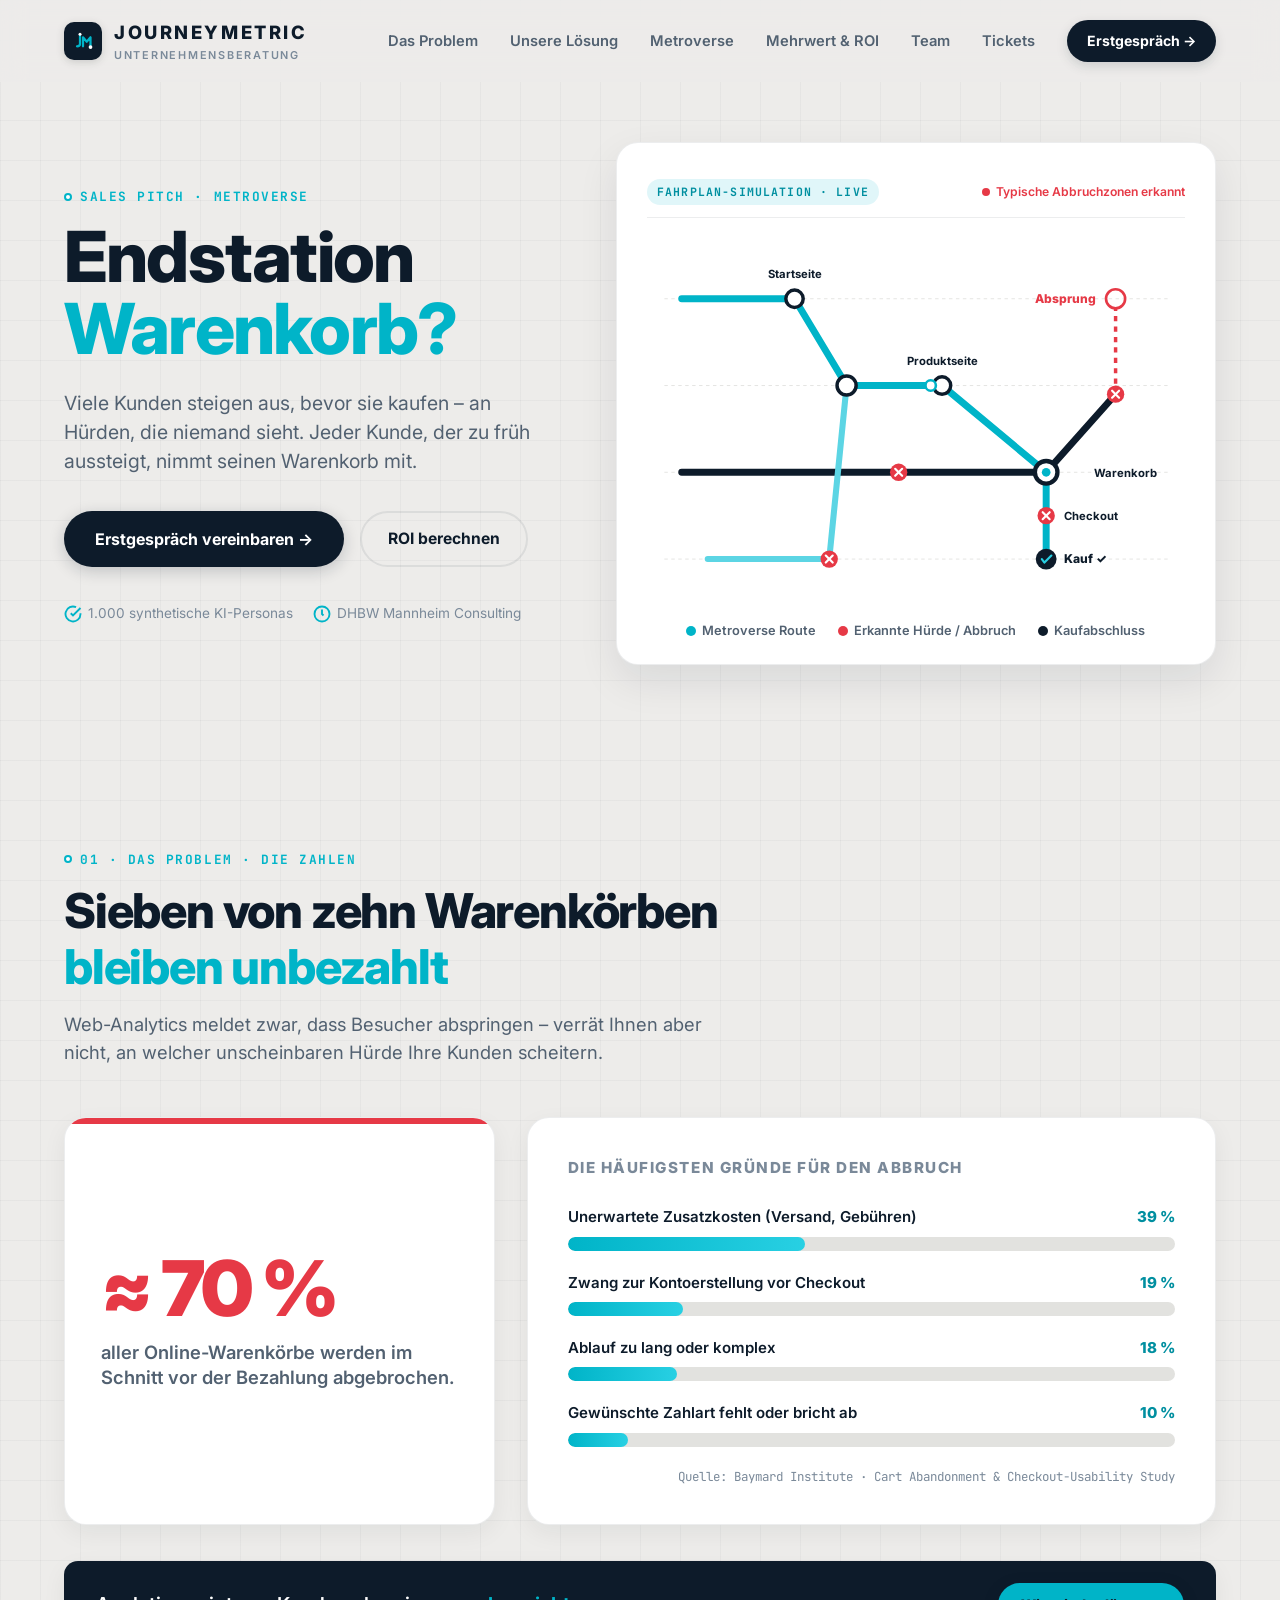
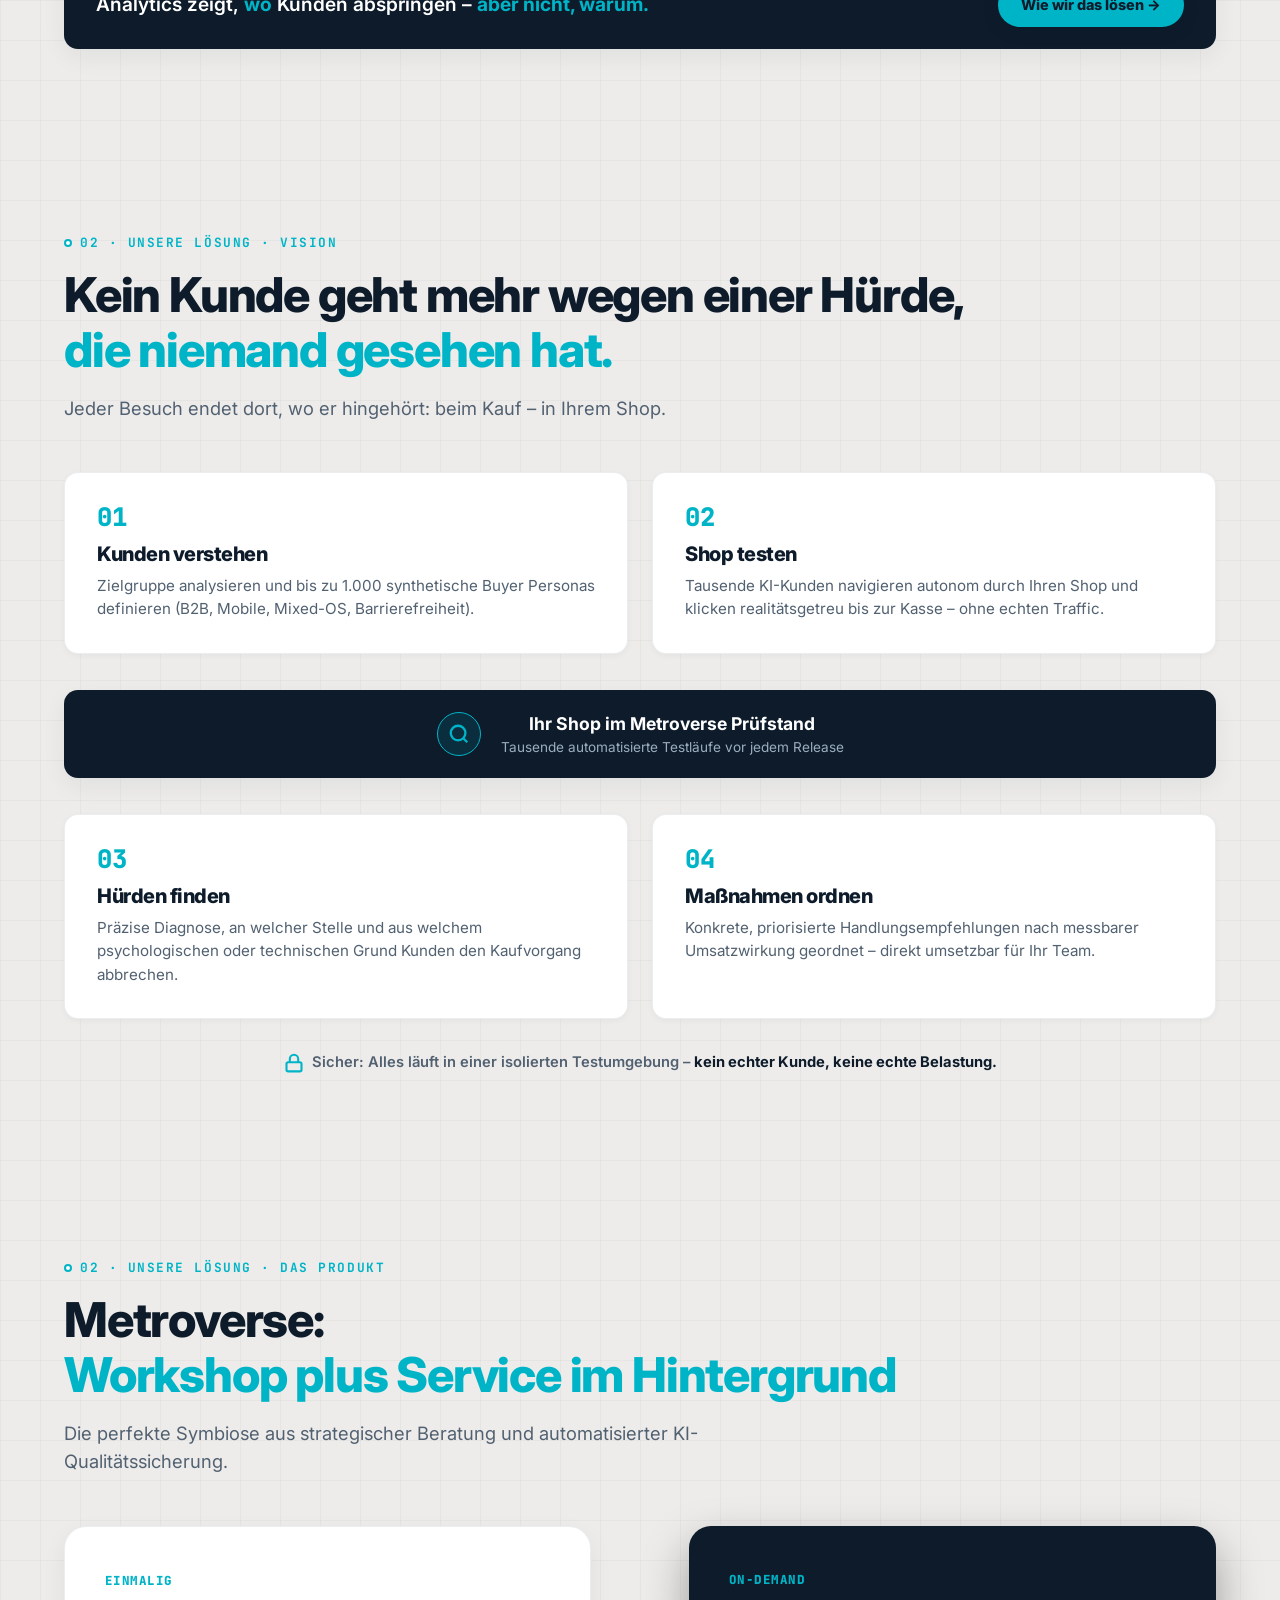
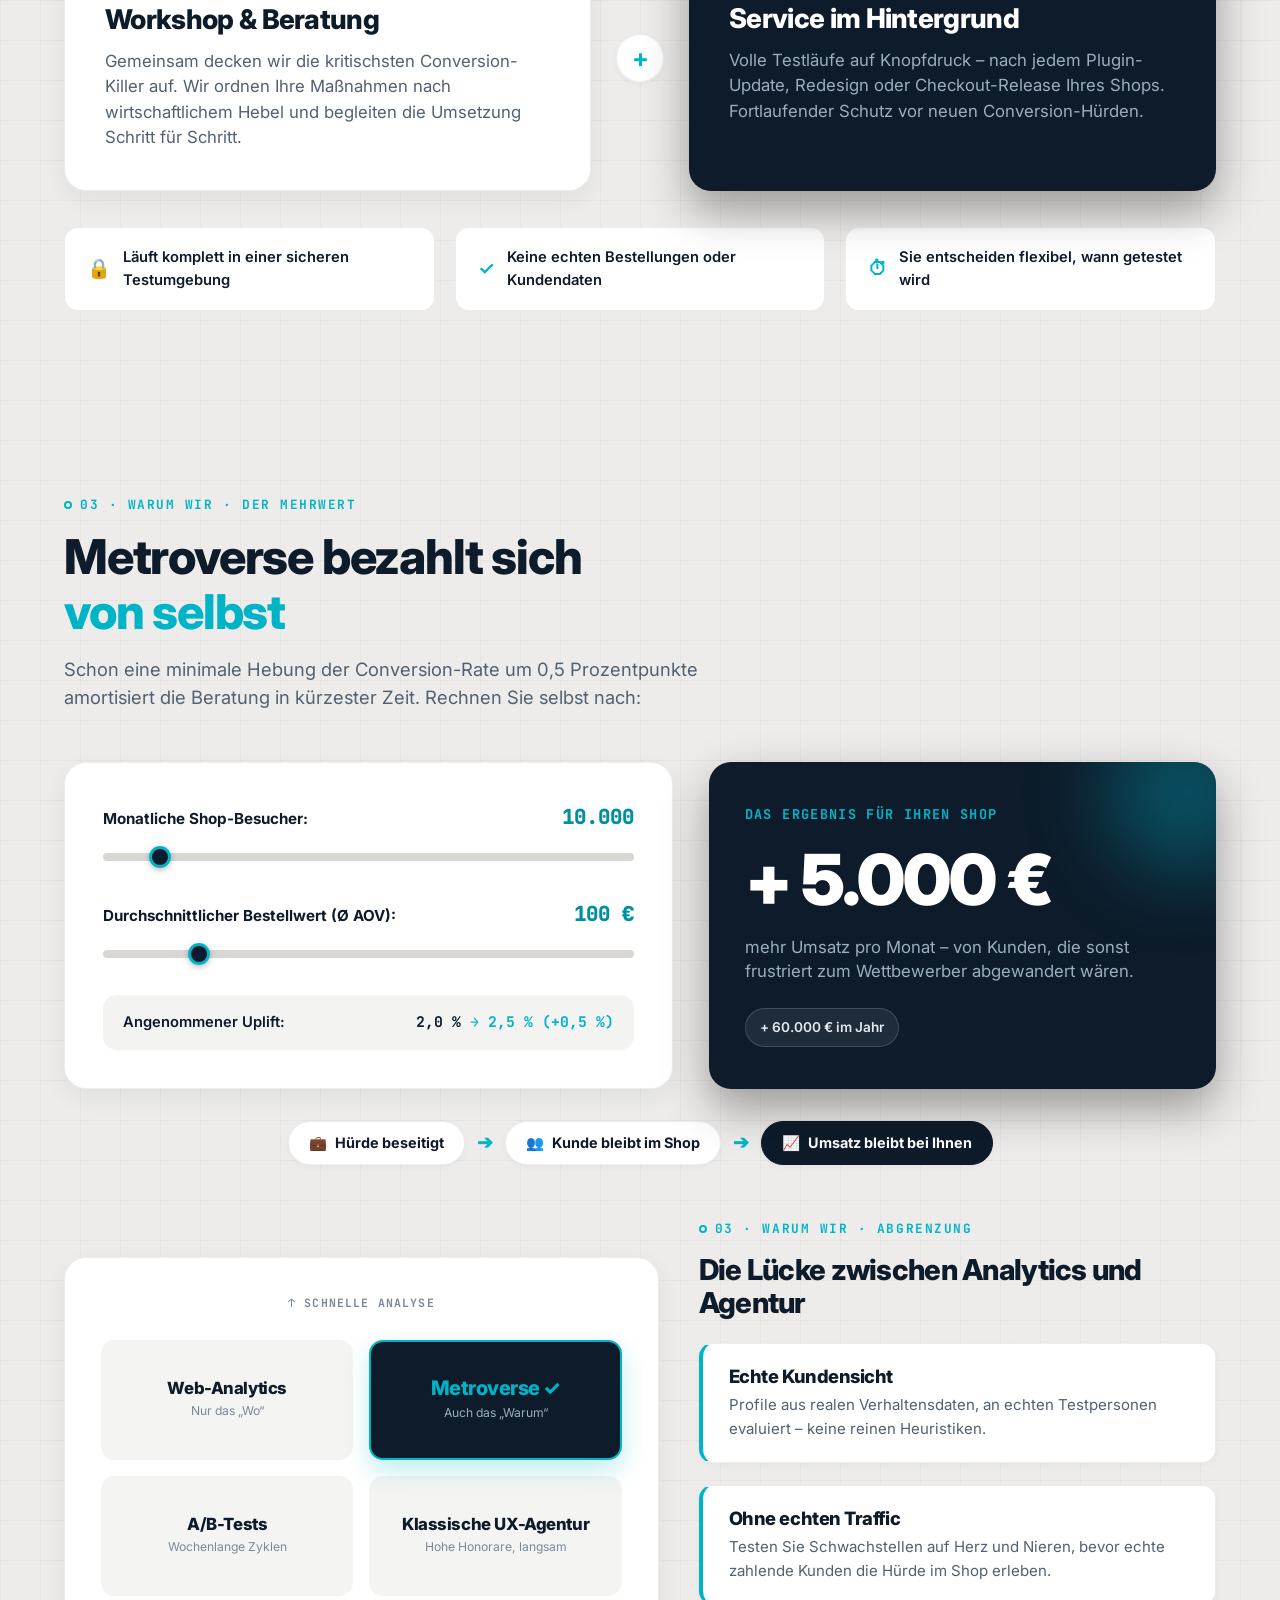
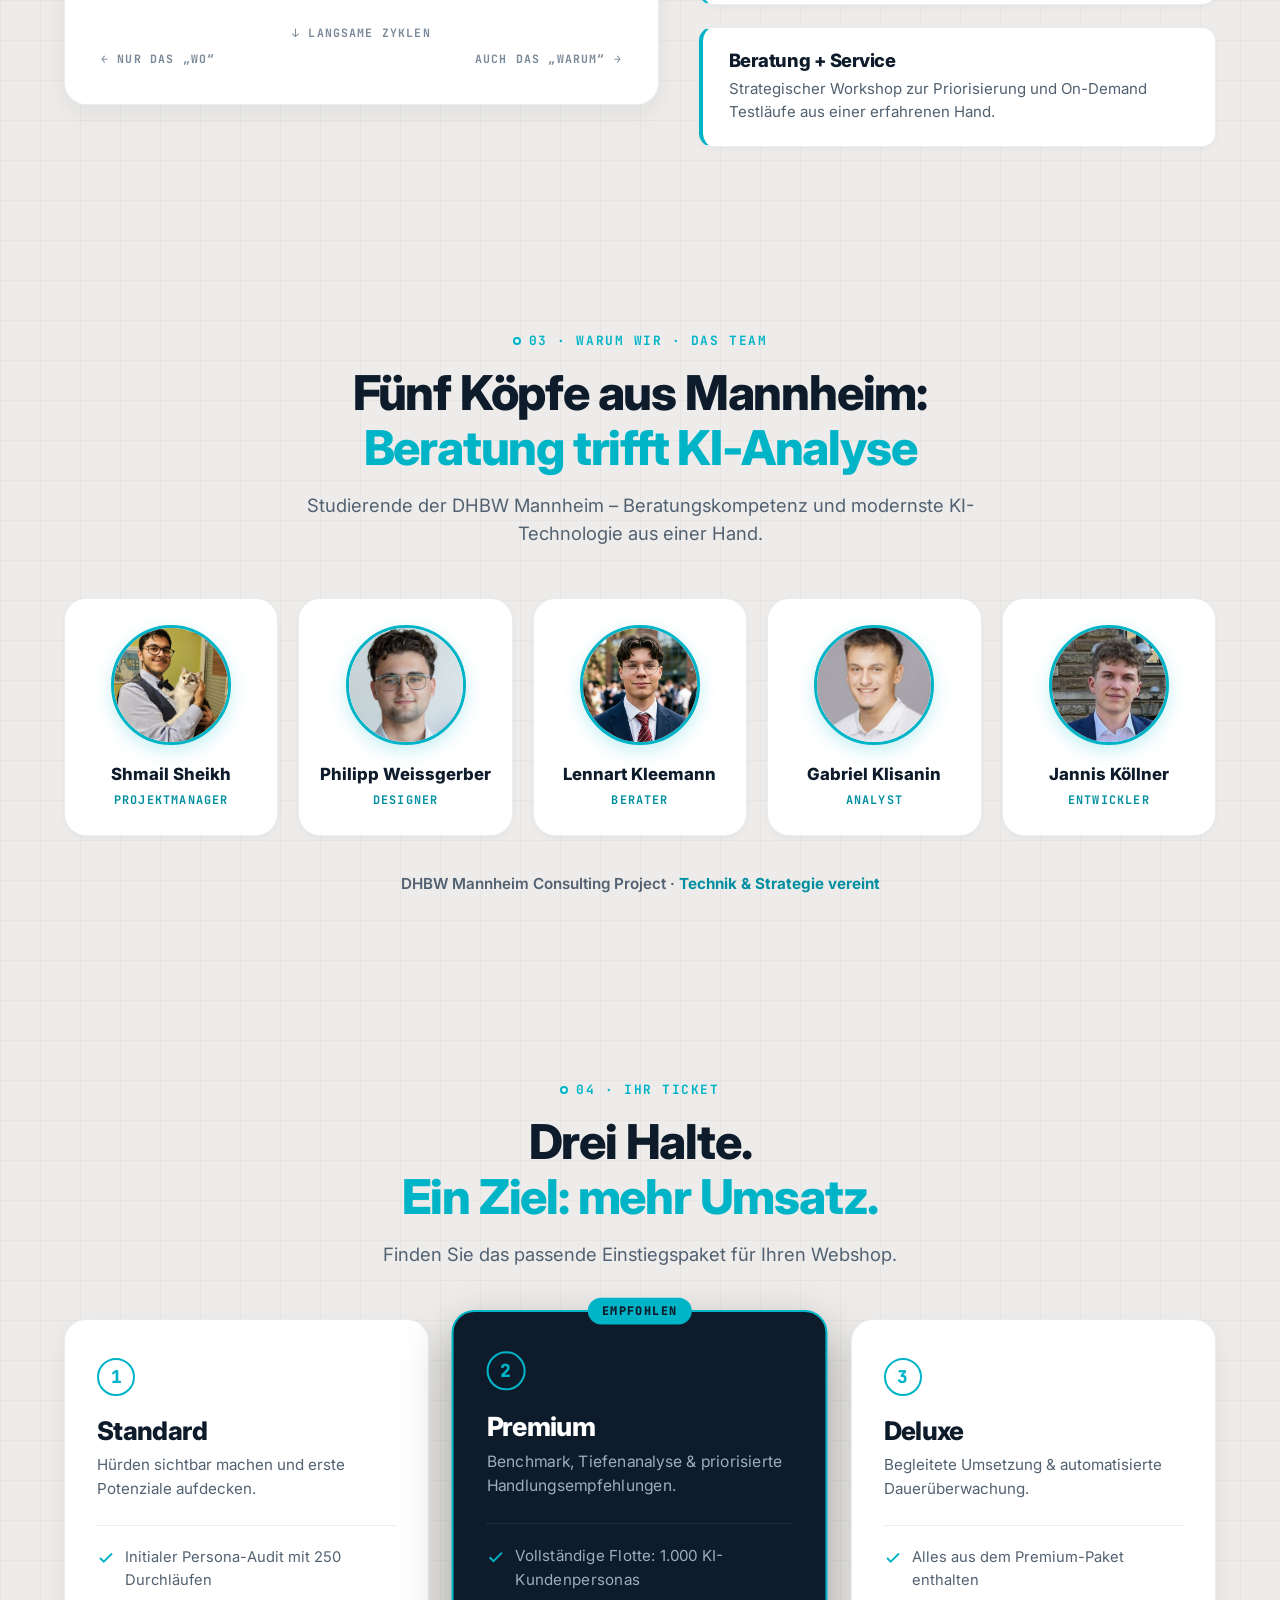
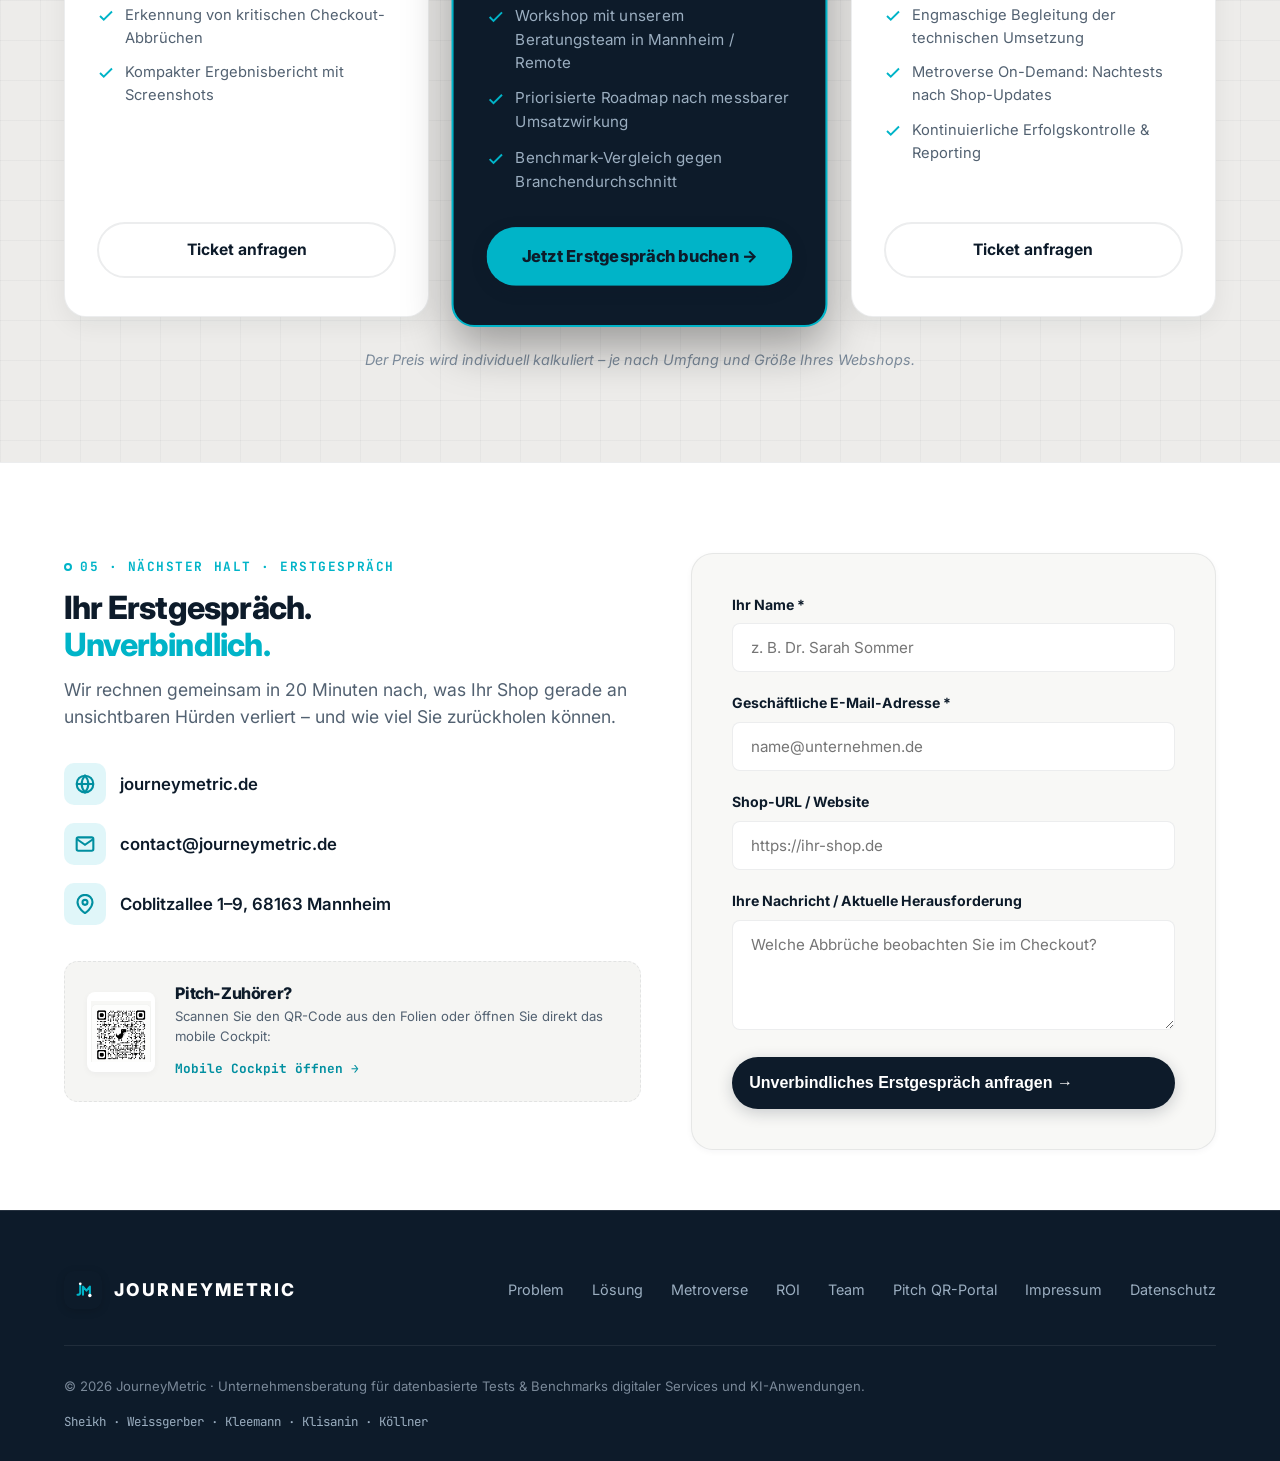
<file: index.html>
<!DOCTYPE html>
<html lang="de">
<head>
  <meta charset="UTF-8">
  <meta name="viewport" content="width=device-width, initial-scale=1.0">
  <title>JourneyMetric | Beratung für datenbasierte Tests & KI-Benchmarks</title>
  <meta name="description" content="JourneyMetric deployt eine Flotte von 1.000 synthetischen KI-Kundenpersonas, um unsichtbare Conversion-Killer in Onlineshops aufzudecken.">
  <meta name="author" content="JourneyMetric, DHBW Mannheim">
  
  <!-- Favicon -->
  <link rel="icon" type="image/png" href="assets/img/logo-mark.png">
  
  <!-- Open Graph -->
  <meta property="og:title" content="JourneyMetric · Endstation Warenkorb?">
  <meta property="og:description" content="Viele Kunden steigen aus, bevor sie kaufen – an Hürden, die niemand sieht. Wir decken sie mit 1.000 synthetischen KI-Kunden auf.">
  <meta property="og:url" content="https://journeymetric.de">
  <meta property="og:type" content="website">

  <!-- Stylesheet -->
  <link rel="stylesheet" href="css/style.css">
</head>
<body class="bg-grid">

  <!-- Top Progress Bar (Metro Line Tracker) -->
  <div id="scroll-track"></div>

  <!-- Header / Navigation -->
  <header class="navbar">
    <div class="container nav-container">
      <a href="#" class="brand-link" aria-label="JourneyMetric Startseite">
        <div class="brand-mark">
          <svg width="24" height="24" viewBox="0 0 32 32" fill="none">
            <!-- J Path -->
            <path d="M12 9V20C12 22 10 23 8 23" stroke="#00B4C8" stroke-width="3" stroke-linecap="round"/>
            <circle cx="12" cy="7" r="2" fill="#FFFFFF"/>
            <!-- M Path -->
            <path d="M16 23V11L21 17L26 11V23" stroke="#00B4C8" stroke-width="3" stroke-linecap="round" stroke-linejoin="round"/>
            <circle cx="26" cy="24" r="2.5" fill="#FFFFFF"/>
          </svg>
        </div>
        <div>
          <span class="brand-title">JOURNEYMETRIC</span>
          <span class="brand-subtitle">Unternehmensberatung</span>
        </div>
      </a>

      <nav>
        <ul class="nav-links">
          <li><a href="#problem" class="nav-link">Das Problem</a></li>
          <li><a href="#loesung" class="nav-link">Unsere Lösung</a></li>
          <li><a href="#engine" class="nav-link">Metroverse</a></li>
          <li><a href="#mehrwert" class="nav-link">Mehrwert & ROI</a></li>
          <li><a href="#team" class="nav-link">Team</a></li>
          <li><a href="#pakete" class="nav-link">Tickets</a></li>
          <li><a href="#kontakt" class="nav-cta">Erstgespräch →</a></li>
        </ul>
      </nav>

      <button class="mobile-toggle" aria-label="Menü öffnen">
        <span></span>
        <span></span>
        <span></span>
      </button>
    </div>
  </header>

  <!-- Hero Section -->
  <section class="hero-section">
    <div class="container hero-grid">
      <div class="hero-content">
        <div class="section-tag">Sales Pitch · Metroverse</div>
        <h1>
          Endstation<br>
          <span class="text-cyan">Warenkorb?</span>
        </h1>
        <p class="hero-subtext">
          Viele Kunden steigen aus, bevor sie kaufen – an Hürden, die niemand sieht. Jeder Kunde, der zu früh aussteigt, nimmt seinen Warenkorb mit.
        </p>
        
        <div class="hero-actions">
          <a href="#kontakt" class="btn-primary">Erstgespräch vereinbaren →</a>
          <a href="#mehrwert" class="btn-secondary">ROI berechnen</a>
        </div>

        <div class="hero-meta">
          <div class="hero-meta-item">
            <svg width="18" height="18" viewBox="0 0 24 24" fill="none" stroke="currentColor" stroke-width="2.5"><path d="M22 11.08V12a10 10 0 1 1-5.93-9.14"/><polyline points="22 4 12 14.01 9 11.01"/></svg>
            <span>1.000 synthetische KI-Personas</span>
          </div>
          <div class="hero-meta-item">
            <svg width="18" height="18" viewBox="0 0 24 24" fill="none" stroke="currentColor" stroke-width="2.5"><circle cx="12" cy="12" r="10"/><polyline points="12 6 12 12 14 14"/></svg>
            <span>DHBW Mannheim Consulting</span>
          </div>
        </div>
      </div>

      <!-- Metro Map Card -->
      <div class="metro-map-card">
        <div class="metro-map-header">
          <span class="map-badge">FAHRPLAN-SIMULATION · LIVE</span>
          <div class="map-status-live">
            <span class="map-pulse"></span>
            <span>Typische Abbruchzonen erkannt</span>
          </div>
        </div>

        <!-- SVG Metro Map (Replicating Pitch Slide 1 & OnePager) -->
        <svg class="metro-svg" viewBox="0 0 620 420" fill="none" xmlns="http://www.w3.org/2000/svg">
          <!-- Background Grid lines in map -->
          <line x1="20" y1="70" x2="600" y2="70" stroke="#E2E2DF" stroke-width="1" stroke-dasharray="4 4"/>
          <line x1="20" y1="170" x2="600" y2="170" stroke="#E2E2DF" stroke-width="1" stroke-dasharray="4 4"/>
          <line x1="20" y1="270" x2="600" y2="270" stroke="#E2E2DF" stroke-width="1" stroke-dasharray="4 4"/>
          <line x1="20" y1="370" x2="600" y2="370" stroke="#E2E2DF" stroke-width="1" stroke-dasharray="4 4"/>

          <!-- Dark Main Line: Horizontal Track -->
          <path d="M 40 270 L 170 270 L 320 270 L 460 270 L 540 180" 
                stroke="#0D1B2A" stroke-width="8" stroke-linecap="round" stroke-linejoin="round"/>

          <!-- Cyan Track: Startseite -> Produktseite -> Warenkorb -->
          <path d="M 40 70 L 170 70 L 230 170 L 340 170 L 460 270" 
                stroke="#00B4C8" stroke-width="8" stroke-linecap="round" stroke-linejoin="round"/>

          <!-- Cyan Track Branch: Alt Branch to Drop-off -->
          <path d="M 230 170 L 210 370 L 70 370" 
                stroke="#5CD5E4" stroke-width="7" stroke-linecap="round" stroke-linejoin="round"/>

          <!-- Vertical Success & Checkout Track down from Warenkorb -->
          <path d="M 460 270 L 460 370" 
                stroke="#00B4C8" stroke-width="8" stroke-linecap="round"/>

          <!-- Dotted Line to Abandonment Station -->
          <line x1="540" y1="180" x2="540" y2="80" stroke="#E63946" stroke-width="4" stroke-dasharray="6 6"/>

          <!-- Station Labels -->
          <text x="170" y="46" font-family="'Inter', sans-serif" font-weight="700" font-size="13" fill="#0D1B2A" text-anchor="middle">Startseite</text>
          <text x="340" y="146" font-family="'Inter', sans-serif" font-weight="700" font-size="13" fill="#0D1B2A" text-anchor="middle">Produktseite</text>
          <text x="515" y="275" font-family="'Inter', sans-serif" font-weight="700" font-size="13" fill="#0D1B2A">Warenkorb</text>
          <text x="480" y="325" font-family="'Inter', sans-serif" font-weight="700" font-size="13" fill="#0D1B2A">Checkout</text>
          <text x="480" y="375" font-family="'Inter', sans-serif" font-weight="800" font-size="14" fill="#0D1B2A">Kauf ✓</text>
          <text x="518" y="75" font-family="'Inter', sans-serif" font-weight="800" font-size="14" fill="#E63946" text-anchor="end">Absprung</text>

          <!-- Stations: Start Node -->
          <g class="station-node" id="station-start">
            <circle class="hit-area" cx="170" cy="70" r="26"/>
            <circle cx="170" cy="70" r="10" fill="#FFFFFF" stroke="#0D1B2A" stroke-width="4"/>
          </g>

          <!-- Junction Node -->
          <g class="station-node" id="station-junction-1">
            <circle class="hit-area" cx="230" cy="170" r="26"/>
            <circle cx="230" cy="170" r="11" fill="#FFFFFF" stroke="#0D1B2A" stroke-width="4"/>
          </g>

          <!-- Stations: Produktseite -->
          <g class="station-node" id="station-produkt">
            <circle class="hit-area" cx="340" cy="170" r="26"/>
            <circle cx="340" cy="170" r="10" fill="#FFFFFF" stroke="#0D1B2A" stroke-width="4"/>
          </g>

          <!-- Stations: Warenkorb Junction -->
          <g class="station-node" id="station-warenkorb">
            <circle class="hit-area" cx="460" cy="270" r="28"/>
            <circle cx="460" cy="270" r="13" fill="#FFFFFF" stroke="#0D1B2A" stroke-width="5"/>
            <circle cx="460" cy="270" r="5" fill="#00B4C8"/>
          </g>

          <!-- Drop-off Station 1 (Branch bottom) -->
          <g class="station-node" id="station-absprung-1">
            <circle class="hit-area" cx="210" cy="370" r="26"/>
            <circle cx="210" cy="370" r="10" fill="#E63946"/>
            <line x1="206" y1="366" x2="214" y2="374" stroke="#FFF" stroke-width="2.5" stroke-linecap="round"/>
            <line x1="214" y1="366" x2="206" y2="374" stroke="#FFF" stroke-width="2.5" stroke-linecap="round"/>
          </g>

          <!-- Drop-off Station 2 (Middle track obstacle) -->
          <g class="station-node" id="station-absprung-2">
            <circle class="hit-area" cx="290" cy="270" r="26"/>
            <circle cx="290" cy="270" r="10" fill="#E63946"/>
            <line x1="286" y1="266" x2="294" y2="274" stroke="#FFF" stroke-width="2.5" stroke-linecap="round"/>
            <line x1="294" y1="266" x2="286" y2="274" stroke="#FFF" stroke-width="2.5" stroke-linecap="round"/>
          </g>

          <!-- Drop-off Station 3 (Checkout obstacle) -->
          <g class="station-node" id="station-checkout">
            <circle class="hit-area" cx="460" cy="320" r="26"/>
            <circle cx="460" cy="320" r="10" fill="#E63946"/>
            <line x1="456" y1="316" x2="464" y2="324" stroke="#FFF" stroke-width="2.5" stroke-linecap="round"/>
            <line x1="464" y1="316" x2="456" y2="324" stroke="#FFF" stroke-width="2.5" stroke-linecap="round"/>
          </g>

          <!-- Top Abandonment Target Node -->
          <circle cx="540" cy="70" r="11" fill="none" stroke="#E63946" stroke-width="3"/>

          <!-- Drop-off Node on track before Absprung -->
          <g class="station-node" id="station-absprung-top">
            <circle class="hit-area" cx="540" cy="180" r="26"/>
            <circle cx="540" cy="180" r="10" fill="#E63946"/>
            <line x1="536" y1="176" x2="544" y2="184" stroke="#FFF" stroke-width="2.5" stroke-linecap="round"/>
            <line x1="544" y1="176" x2="536" y2="184" stroke="#FFF" stroke-width="2.5" stroke-linecap="round"/>
          </g>

          <!-- Success Terminus: Kauf -->
          <g class="station-node" id="station-kauf">
            <circle class="hit-area" cx="460" cy="370" r="26"/>
            <circle cx="460" cy="370" r="12" fill="#0D1B2A"/>
            <polyline points="455 370 458 374 466 366" stroke="#28D0E3" stroke-width="2.5" stroke-linecap="round" stroke-linejoin="round"/>
          </g>

          <!-- Animated moving customer indicator (cx=0, cy=0 ensures it rides dead-center on the path) -->
          <circle cx="0" cy="0" r="6" fill="#FFFFFF" stroke="#00B4C8" stroke-width="3">
            <animateMotion path="M 40 70 L 170 70 L 230 170 L 340 170 L 460 270 L 460 370" 
                           dur="5.5s" repeatCount="indefinite"/>
          </circle>
        </svg>

        <div class="map-legend">
          <div class="legend-item"><span class="legend-dot cyan"></span> Metroverse Route</div>
          <div class="legend-item"><span class="legend-dot red"></span> Erkannte Hürde / Abbruch</div>
          <div class="legend-item"><span class="legend-dot dark"></span> Kaufabschluss</div>
        </div>

        <!-- Dynamic Hover Inspection Toast -->
        <div id="persona-toast" class="persona-toast">
          Haltestelle berühren, um Persona-Erkenntnisse zu sehen.
        </div>
      </div>
    </div>
  </section>

  <!-- Problem Section -->
  <section id="problem">
    <div class="container">
      <div class="section-header">
        <div class="section-tag">01 · Das Problem · Die Zahlen</div>
        <h2>
          Sieben von zehn Warenkörben<br>
          <span class="text-cyan">bleiben unbezahlt</span>
        </h2>
        <p class="lead">
          Web-Analytics meldet zwar, dass Besucher abspringen – verrät Ihnen aber nicht, an welcher unscheinbaren Hürde Ihre Kunden scheitern.
        </p>
      </div>

      <div class="problem-card-grid">
        <!-- Big Stat -->
        <div class="stat-hero-card">
          <div class="stat-huge">≈ 70 %</div>
          <p class="stat-desc">
            aller Online-Warenkörbe werden im Schnitt vor der Bezahlung abgebrochen.
          </p>
        </div>

        <!-- Breakdown Bars -->
        <div class="bars-card">
          <div class="bars-title">Die häufigsten Gründe für den Abbruch</div>

          <div class="bar-row">
            <div class="bar-label-group">
              <span>Unerwartete Zusatzkosten (Versand, Gebühren)</span>
              <span class="bar-value">39 %</span>
            </div>
            <div class="bar-track">
              <div class="bar-fill" data-width="39"></div>
            </div>
          </div>

          <div class="bar-row">
            <div class="bar-label-group">
              <span>Zwang zur Kontoerstellung vor Checkout</span>
              <span class="bar-value">19 %</span>
            </div>
            <div class="bar-track">
              <div class="bar-fill" data-width="19"></div>
            </div>
          </div>

          <div class="bar-row">
            <div class="bar-label-group">
              <span>Ablauf zu lang oder komplex</span>
              <span class="bar-value">18 %</span>
            </div>
            <div class="bar-track">
              <div class="bar-fill" data-width="18"></div>
            </div>
          </div>

          <div class="bar-row">
            <div class="bar-label-group">
              <span>Gewünschte Zahlart fehlt oder bricht ab</span>
              <span class="bar-value">10 %</span>
            </div>
            <div class="bar-track">
              <div class="bar-fill" data-width="10"></div>
            </div>
          </div>

          <div class="source-note">
            Quelle: Baymard Institute · Cart Abandonment &amp; Checkout-Usability Study
          </div>
        </div>
      </div>

      <!-- Problem Callout Banner -->
      <div class="callout-banner">
        <div class="callout-text">
          Analytics zeigt, <strong>wo</strong> Kunden abspringen – <strong>aber nicht, warum.</strong>
        </div>
        <a href="#loesung" class="btn-cyan btn-primary" style="padding: 10px 22px; font-size: 0.9rem;">Wie wir das lösen →</a>
      </div>
    </div>
  </section>

  <!-- Solution Section -->
  <section id="loesung">
    <div class="container">
      <div class="section-header">
        <div class="section-tag">02 · Unsere Lösung · Vision</div>
        <h2>
          Kein Kunde geht mehr wegen einer Hürde,<br>
          <span class="text-cyan">die niemand gesehen hat.</span>
        </h2>
        <p class="lead">
          Jeder Besuch endet dort, wo er hingehört: beim Kauf – in Ihrem Shop.
        </p>
      </div>

      <!-- Process 4-Halte -->
      <div class="process-grid">
        <div class="process-card">
          <div class="step-num">01</div>
          <h3>Kunden verstehen</h3>
          <p>Zielgruppe analysieren und bis zu 1.000 synthetische Buyer Personas definieren (B2B, Mobile, Mixed-OS, Barrierefreiheit).</p>
        </div>

        <div class="process-card">
          <div class="step-num">02</div>
          <h3>Shop testen</h3>
          <p>Tausende KI-Kunden navigieren autonom durch Ihren Shop und klicken realitätsgetreu bis zur Kasse – ohne echten Traffic.</p>
        </div>

        <!-- Center Hub -->
        <div class="process-hub">
          <div class="hub-icon">
            <svg width="22" height="22" viewBox="0 0 24 24" fill="none" stroke="currentColor" stroke-width="2.5"><circle cx="11" cy="11" r="8"/><line x1="21" y1="21" x2="16.65" y2="16.65"/></svg>
          </div>
          <div>
            <div class="hub-title">Ihr Shop im Metroverse Prüfstand</div>
            <div class="hub-desc">Tausende automatisierte Testläufe vor jedem Release</div>
          </div>
        </div>

        <div class="process-card">
          <div class="step-num">03</div>
          <h3>Hürden finden</h3>
          <p>Präzise Diagnose, an welcher Stelle und aus welchem psychologischen oder technischen Grund Kunden den Kaufvorgang abbrechen.</p>
        </div>

        <div class="process-card">
          <div class="step-num">04</div>
          <h3>Maßnahmen ordnen</h3>
          <p>Konkrete, priorisierte Handlungsempfehlungen nach messbarer Umsatzwirkung geordnet – direkt umsetzbar für Ihr Team.</p>
        </div>
      </div>

      <div class="safety-badge">
        <svg width="20" height="20" viewBox="0 0 24 24" fill="none" stroke="#00B4C8" stroke-width="2.5"><rect x="3" y="11" width="18" height="11" rx="2" ry="2"/><path d="M7 11V7a5 5 0 0 1 10 0v4"/></svg>
        <span>Sicher: Alles läuft in einer isolierten Testumgebung – <strong>kein echter Kunde, keine echte Belastung.</strong></span>
      </div>
    </div>
  </section>

  <!-- Engine Section: Metroverse -->
  <section id="engine">
    <div class="container">
      <div class="section-header">
        <div class="section-tag">02 · Unsere Lösung · Das Produkt</div>
        <h2>
          Metroverse:<br>
          <span class="text-cyan">Workshop plus Service im Hintergrund</span>
        </h2>
        <p class="lead">
          Die perfekte Symbiose aus strategischer Beratung und automatisierter KI-Qualitätssicherung.
        </p>
      </div>

      <div class="engine-duo">
        <!-- Card 1: Einmalig -->
        <div class="engine-card white-card">
          <span class="engine-badge">Einmalig</span>
          <h3>Workshop &amp; Beratung</h3>
          <p>
            Gemeinsam decken wir die kritischsten Conversion-Killer auf. Wir ordnen Ihre Maßnahmen nach wirtschaftlichem Hebel und begleiten die Umsetzung Schritt für Schritt.
          </p>
        </div>

        <!-- Connector Plus -->
        <div class="engine-plus">+</div>

        <!-- Card 2: On-Demand -->
        <div class="engine-card dark-card">
          <span class="engine-badge">On-Demand</span>
          <h3>Service im Hintergrund</h3>
          <p>
            Volle Testläufe auf Knopfdruck – nach jedem Plugin-Update, Redesign oder Checkout-Release Ihres Shops. Fortlaufender Schutz vor neuen Conversion-Hürden.
          </p>
        </div>
      </div>

      <div class="engine-features-row">
        <div class="feat-item">
          <span class="feat-icon">🔒</span>
          <span>Läuft komplett in einer sicheren Testumgebung</span>
        </div>
        <div class="feat-item">
          <span class="feat-icon">✓</span>
          <span>Keine echten Bestellungen oder Kundendaten</span>
        </div>
        <div class="feat-item">
          <span class="feat-icon">⏱</span>
          <span>Sie entscheiden flexibel, wann getestet wird</span>
        </div>
      </div>
    </div>
  </section>

  <!-- Mehrwert & ROI Calculator Section -->
  <section id="mehrwert">
    <div class="container">
      <div class="section-header">
        <div class="section-tag">03 · Warum wir · Der Mehrwert</div>
        <h2>
          Metroverse bezahlt sich<br>
          <span class="text-cyan">von selbst</span>
        </h2>
        <p class="lead">
          Schon eine minimale Hebung der Conversion-Rate um 0,5 Prozentpunkte amortisiert die Beratung in kürzester Zeit. Rechnen Sie selbst nach:
        </p>
      </div>

      <div class="calc-wrapper">
        <!-- Interactive Inputs -->
        <div class="calc-inputs-card">
          <div class="calc-group">
            <div class="calc-label-row">
              <span class="calc-label">Monatliche Shop-Besucher:</span>
              <span id="val-visitors" class="calc-value-display">10.000</span>
            </div>
            <input type="range" id="calc-visitors" class="calc-slider" min="1000" max="100000" step="1000" value="10000">
          </div>

          <div class="calc-group">
            <div class="calc-label-row">
              <span class="calc-label">Durchschnittlicher Bestellwert (Ø AOV):</span>
              <span id="val-aov" class="calc-value-display">100 €</span>
            </div>
            <input type="range" id="calc-aov" class="calc-slider" min="20" max="500" step="5" value="100">
          </div>

          <div class="calc-rate-comparison">
            <span>Angenommener Uplift:</span>
            <div class="calc-rate-badge">
              <span>2,0 %</span> 
              <span class="text-cyan">→ 2,5 % (+0,5 %)</span>
            </div>
          </div>
        </div>

        <!-- Output Card -->
        <div class="calc-result-card">
          <div>
            <div class="result-eyebrow">Das Ergebnis für Ihren Shop</div>
            <div id="roi-result-month" class="result-big">+ 5.000 €</div>
            <p class="result-caption">
              mehr Umsatz pro Monat – von Kunden, die sonst frustriert zum Wettbewerber abgewandert wären.
            </p>
          </div>
          <div>
            <div id="roi-result-year" class="result-year-badge">
              + 60.000 € im Jahr
            </div>
          </div>
        </div>
      </div>

      <!-- Flow diagram pills -->
      <div class="calc-flow-pills">
        <div class="flow-pill">
          <span>💼</span>
          <span>Hürde beseitigt</span>
        </div>
        <span class="flow-arrow">➔</span>
        <div class="flow-pill">
          <span>👥</span>
          <span>Kunde bleibt im Shop</span>
        </div>
        <span class="flow-arrow">➔</span>
        <div class="flow-pill dark">
          <span>📈</span>
          <span>Umsatz bleibt bei Ihnen</span>
        </div>
      </div>

      <!-- Differentiation: Quadrant & 3 Pillars -->
      <div class="differentiation-grid">
        <!-- Matrix / Quadrant -->
        <div class="quadrant-box">
          <div class="quad-axis-label">↑ Schnelle Analyse</div>
          
          <div class="quadrant-grid">
            <!-- Top Left -->
            <div class="quadrant-item">
              <h4>Web-Analytics</h4>
              <span>Nur das „Wo“</span>
            </div>
            <!-- Top Right: Metroverse Winner -->
            <div class="quadrant-item active-winner">
              <h4>Metroverse ✓</h4>
              <span>Auch das „Warum“</span>
            </div>
            <!-- Bottom Left -->
            <div class="quadrant-item">
              <h4>A/B-Tests</h4>
              <span>Wochenlange Zyklen</span>
            </div>
            <!-- Bottom Right -->
            <div class="quadrant-item">
              <h4>Klassische UX-Agentur</h4>
              <span>Hohe Honorare, langsam</span>
            </div>
          </div>

          <div class="quad-axis-label">↓ Langsame Zyklen</div>
          
          <div class="quad-axis-horiz">
            <span class="quad-axis-label">← Nur das „Wo“</span>
            <span class="quad-axis-label">Auch das „Warum“ →</span>
          </div>
        </div>

        <!-- 3 Differentiators -->
        <div>
          <div class="section-tag">03 · Warum wir · Abgrenzung</div>
          <h3 style="font-size: 1.8rem; margin-bottom: 24px;">Die Lücke zwischen Analytics und Agentur</h3>
          <ul class="diff-list">
            <li class="diff-item">
              <h4>Echte Kundensicht</h4>
              <p>Profile aus realen Verhaltensdaten, an echten Testpersonen evaluiert – keine reinen Heuristiken.</p>
            </li>
            <li class="diff-item">
              <h4>Ohne echten Traffic</h4>
              <p>Testen Sie Schwachstellen auf Herz und Nieren, bevor echte zahlende Kunden die Hürde im Shop erleben.</p>
            </li>
            <li class="diff-item">
              <h4>Beratung + Service</h4>
              <p>Strategischer Workshop zur Priorisierung und On-Demand Testläufe aus einer erfahrenen Hand.</p>
            </li>
          </ul>
        </div>
      </div>
    </div>
  </section>

  <!-- Team Section -->
  <section id="team">
    <div class="container">
      <div class="section-header text-center">
        <div class="section-tag">03 · Warum wir · Das Team</div>
        <h2>
          Fünf Köpfe aus Mannheim:<br>
          <span class="text-cyan">Beratung trifft KI-Analyse</span>
        </h2>
        <p class="lead">
          Studierende der DHBW Mannheim – Beratungskompetenz und modernste KI-Technologie aus einer Hand.
        </p>
      </div>

      <div class="team-grid">
        <!-- 1: Shmail Sheikh -->
        <div class="team-card">
          <div class="team-avatar-wrap">
            <img src="assets/img/team/shmail.jpg" alt="Shmail Sheikh" class="team-avatar">
          </div>
          <div class="team-name">Shmail Sheikh</div>
          <div class="team-role">Projektmanager</div>
        </div>

        <!-- 2: Philipp Weissgerber -->
        <div class="team-card">
          <div class="team-avatar-wrap">
            <img src="assets/img/team/philipp.jpg" alt="Philipp Weissgerber" class="team-avatar">
          </div>
          <div class="team-name">Philipp Weissgerber</div>
          <div class="team-role">Designer</div>
        </div>

        <!-- 3: Lennart Kleemann -->
        <div class="team-card">
          <div class="team-avatar-wrap">
            <img src="assets/img/team/lennart.jpg" alt="Lennart Kleemann" class="team-avatar">
          </div>
          <div class="team-name">Lennart Kleemann</div>
          <div class="team-role">Berater</div>
        </div>

        <!-- 4: Gabriel Klisanin -->
        <div class="team-card">
          <div class="team-avatar-wrap">
            <img src="assets/img/team/gabriel.jpg" alt="Gabriel Klisanin" class="team-avatar">
          </div>
          <div class="team-name">Gabriel Klisanin</div>
          <div class="team-role">Analyst</div>
        </div>

        <!-- 5: Jannis Köllner -->
        <div class="team-card">
          <div class="team-avatar-wrap">
            <img src="assets/img/team/jannis.jpg" alt="Jannis Köllner" class="team-avatar">
          </div>
          <div class="team-name">Jannis Köllner</div>
          <div class="team-role">Entwickler</div>
        </div>
      </div>

      <div class="team-origin-badge">
        DHBW Mannheim Consulting Project · <strong>Technik &amp; Strategie vereint</strong>
      </div>
    </div>
  </section>

  <!-- Tickets / Packages Section -->
  <section id="pakete">
    <div class="container">
      <div class="section-header text-center">
        <div class="section-tag">04 · Ihr Ticket</div>
        <h2>
          Drei Halte.<br>
          <span class="text-cyan">Ein Ziel: mehr Umsatz.</span>
        </h2>
        <p class="lead">
          Finden Sie das passende Einstiegspaket für Ihren Webshop.
        </p>
      </div>

      <div class="tickets-grid">
        <!-- Ticket 1: Standard -->
        <div class="ticket-card">
          <div>
            <div class="ticket-num">1</div>
            <h3 class="ticket-name">Standard</h3>
            <p class="ticket-subtitle">Hürden sichtbar machen und erste Potenziale aufdecken.</p>
            <ul class="ticket-feature-list">
              <li>
                <svg width="18" height="18" viewBox="0 0 24 24" fill="none" stroke="currentColor" stroke-width="2.5"><polyline points="20 6 9 17 4 12"/></svg>
                <span>Initialer Persona-Audit mit 250 Durchläufen</span>
              </li>
              <li>
                <svg width="18" height="18" viewBox="0 0 24 24" fill="none" stroke="currentColor" stroke-width="2.5"><polyline points="20 6 9 17 4 12"/></svg>
                <span>Erkennung von kritischen Checkout-Abbrüchen</span>
              </li>
              <li>
                <svg width="18" height="18" viewBox="0 0 24 24" fill="none" stroke="currentColor" stroke-width="2.5"><polyline points="20 6 9 17 4 12"/></svg>
                <span>Kompakter Ergebnisbericht mit Screenshots</span>
              </li>
            </ul>
          </div>
          <a href="#kontakt" class="btn-secondary" style="width: 100%; justify-content: center;">Ticket anfragen</a>
        </div>

        <!-- Ticket 2: Premium (Featured) -->
        <div class="ticket-card featured">
          <div class="featured-pill">Empfohlen</div>
          <div>
            <div class="ticket-num">2</div>
            <h3 class="ticket-name">Premium</h3>
            <p class="ticket-subtitle">Benchmark, Tiefenanalyse &amp; priorisierte Handlungsempfehlungen.</p>
            <ul class="ticket-feature-list">
              <li>
                <svg width="18" height="18" viewBox="0 0 24 24" fill="none" stroke="currentColor" stroke-width="2.5"><polyline points="20 6 9 17 4 12"/></svg>
                <span>Vollständige Flotte: 1.000 KI-Kundenpersonas</span>
              </li>
              <li>
                <svg width="18" height="18" viewBox="0 0 24 24" fill="none" stroke="currentColor" stroke-width="2.5"><polyline points="20 6 9 17 4 12"/></svg>
                <span>Workshop mit unserem Beratungsteam in Mannheim / Remote</span>
              </li>
              <li>
                <svg width="18" height="18" viewBox="0 0 24 24" fill="none" stroke="currentColor" stroke-width="2.5"><polyline points="20 6 9 17 4 12"/></svg>
                <span>Priorisierte Roadmap nach messbarer Umsatzwirkung</span>
              </li>
              <li>
                <svg width="18" height="18" viewBox="0 0 24 24" fill="none" stroke="currentColor" stroke-width="2.5"><polyline points="20 6 9 17 4 12"/></svg>
                <span>Benchmark-Vergleich gegen Branchendurchschnitt</span>
              </li>
            </ul>
          </div>
          <a href="#kontakt" class="btn-cyan btn-primary" style="width: 100%; justify-content: center;">Jetzt Erstgespräch buchen →</a>
        </div>

        <!-- Ticket 3: Deluxe -->
        <div class="ticket-card">
          <div>
            <div class="ticket-num">3</div>
            <h3 class="ticket-name">Deluxe</h3>
            <p class="ticket-subtitle">Begleitete Umsetzung &amp; automatisierte Dauerüberwachung.</p>
            <ul class="ticket-feature-list">
              <li>
                <svg width="18" height="18" viewBox="0 0 24 24" fill="none" stroke="currentColor" stroke-width="2.5"><polyline points="20 6 9 17 4 12"/></svg>
                <span>Alles aus dem Premium-Paket enthalten</span>
              </li>
              <li>
                <svg width="18" height="18" viewBox="0 0 24 24" fill="none" stroke="currentColor" stroke-width="2.5"><polyline points="20 6 9 17 4 12"/></svg>
                <span>Engmaschige Begleitung der technischen Umsetzung</span>
              </li>
              <li>
                <svg width="18" height="18" viewBox="0 0 24 24" fill="none" stroke="currentColor" stroke-width="2.5"><polyline points="20 6 9 17 4 12"/></svg>
                <span>Metroverse On-Demand: Nachtests nach Shop-Updates</span>
              </li>
              <li>
                <svg width="18" height="18" viewBox="0 0 24 24" fill="none" stroke="currentColor" stroke-width="2.5"><polyline points="20 6 9 17 4 12"/></svg>
                <span>Kontinuierliche Erfolgskontrolle &amp; Reporting</span>
              </li>
            </ul>
          </div>
          <a href="#kontakt" class="btn-secondary" style="width: 100%; justify-content: center;">Ticket anfragen</a>
        </div>
      </div>

      <div class="ticket-footer-note">
        Der Preis wird individuell kalkuliert – je nach Umfang und Größe Ihres Webshops.
      </div>
    </div>
  </section>

  <!-- Contact Section -->
  <section id="kontakt" class="contact-section">
    <div class="container">
      <div class="contact-grid">
        <!-- Contact Details -->
        <div class="contact-info-panel">
          <div class="section-tag">05 · Nächster Halt · Erstgespräch</div>
          <h3>Ihr Erstgespräch.<br><span class="text-cyan">Unverbindlich.</span></h3>
          <p class="lead">
            Wir rechnen gemeinsam in 20 Minuten nach, was Ihr Shop gerade an unsichtbaren Hürden verliert – und wie viel Sie zurückholen können.
          </p>

          <div class="contact-details">
            <a href="https://journeymetric.de" class="contact-row">
              <div class="contact-icon-box">
                <svg width="20" height="20" viewBox="0 0 24 24" fill="none" stroke="currentColor" stroke-width="2.5"><circle cx="12" cy="12" r="10"/><line x1="2" y1="12" x2="22" y2="12"/><path d="M12 2a15.3 15.3 0 0 1 4 10 15.3 15.3 0 0 1-4 10 15.3 15.3 0 0 1-4-10 15.3 15.3 0 0 1 4-10z"/></svg>
              </div>
              <span>journeymetric.de</span>
            </a>

            <a href="mailto:contact@journeymetric.de" class="contact-row">
              <div class="contact-icon-box">
                <svg width="20" height="20" viewBox="0 0 24 24" fill="none" stroke="currentColor" stroke-width="2.5"><path d="M4 4h16c1.1 0 2 .9 2 2v12c0 1.1-.9 2-2 2H4c-1.1 0-2-.9-2-2V6c0-1.1.9-2 2-2z"/><polyline points="22,6 12,13 2,6"/></svg>
              </div>
              <span>contact@journeymetric.de</span>
            </a>

            <div class="contact-row">
              <div class="contact-icon-box">
                <svg width="20" height="20" viewBox="0 0 24 24" fill="none" stroke="currentColor" stroke-width="2.5"><path d="M21 10c0 7-9 13-9 13s-9-6-9-13a9 9 0 0 1 18 0z"/><circle cx="12" cy="10" r="3"/></svg>
              </div>
              <span>Coblitzallee 1–9, 68163 Mannheim</span>
            </div>
          </div>

          <!-- QR Code Direct Callout -->
          <div class="qr-preview-box">
            <a href="qr/" class="qr-thumb">
              <img src="assets/img/qr-code.png" alt="JourneyMetric Pitch QR Code">
            </a>
            <div class="qr-preview-text">
              <h4>Pitch-Zuhörer?</h4>
              <p>Scannen Sie den QR-Code aus den Folien oder öffnen Sie direkt das mobile Cockpit:</p>
              <a href="qr/">Mobile Cockpit öffnen →</a>
            </div>
          </div>
        </div>

        <!-- Contact Form -->
        <form id="contact-form" class="contact-form">
          <div class="form-group">
            <label for="name" class="form-label">Ihr Name *</label>
            <input type="text" id="name" name="name" class="form-input" placeholder="z. B. Dr. Sarah Sommer" required>
          </div>

          <div class="form-group">
            <label for="email" class="form-label">Geschäftliche E-Mail-Adresse *</label>
            <input type="email" id="email" name="email" class="form-input" placeholder="name@unternehmen.de" required>
          </div>

          <div class="form-group">
            <label for="shop-url" class="form-label">Shop-URL / Website</label>
            <input type="url" id="shop-url" name="shop-url" class="form-input" placeholder="https://ihr-shop.de">
          </div>

          <div class="form-group">
            <label for="message" class="form-label">Ihre Nachricht / Aktuelle Herausforderung</label>
            <textarea id="message" name="message" class="form-textarea" placeholder="Welche Abbrüche beobachten Sie im Checkout?"></textarea>
          </div>

          <button type="submit" class="btn-primary form-btn">Unverbindliches Erstgespräch anfragen →</button>
          <div id="form-status" class="form-status"></div>
        </form>
      </div>
    </div>
  </section>

  <!-- Footer -->
  <footer class="footer">
    <div class="container">
      <div class="footer-top">
        <div class="footer-brand">
          <div class="brand-mark">
            <svg width="22" height="22" viewBox="0 0 32 32" fill="none">
              <path d="M12 9V20C12 22 10 23 8 23" stroke="#00B4C8" stroke-width="3" stroke-linecap="round"/>
              <circle cx="12" cy="7" r="2" fill="#FFFFFF"/>
              <path d="M16 23V11L21 17L26 11V23" stroke="#00B4C8" stroke-width="3" stroke-linecap="round" stroke-linejoin="round"/>
              <circle cx="26" cy="24" r="2.5" fill="#FFFFFF"/>
            </svg>
          </div>
          <span>JOURNEYMETRIC</span>
        </div>

        <ul class="footer-nav">
          <li><a href="#problem">Problem</a></li>
          <li><a href="#loesung">Lösung</a></li>
          <li><a href="#engine">Metroverse</a></li>
          <li><a href="#mehrwert">ROI</a></li>
          <li><a href="#team">Team</a></li>
          <li><a href="qr/">Pitch QR-Portal</a></li>
          <li><a href="impressum/">Impressum</a></li>
          <li><a href="datenschutz/">Datenschutz</a></li>
        </ul>
      </div>

      <div class="footer-bottom">
        <div>
          © 2026 JourneyMetric · Unternehmensberatung für datenbasierte Tests &amp; Benchmarks digitaler Services und KI-Anwendungen.
        </div>
        <div class="footer-roster">
          Sheikh · Weissgerber · Kleemann · Klisanin · Köllner
        </div>
      </div>
    </div>
  </footer>

  <script src="js/main.js"></script>
</body>
</html>
</file>
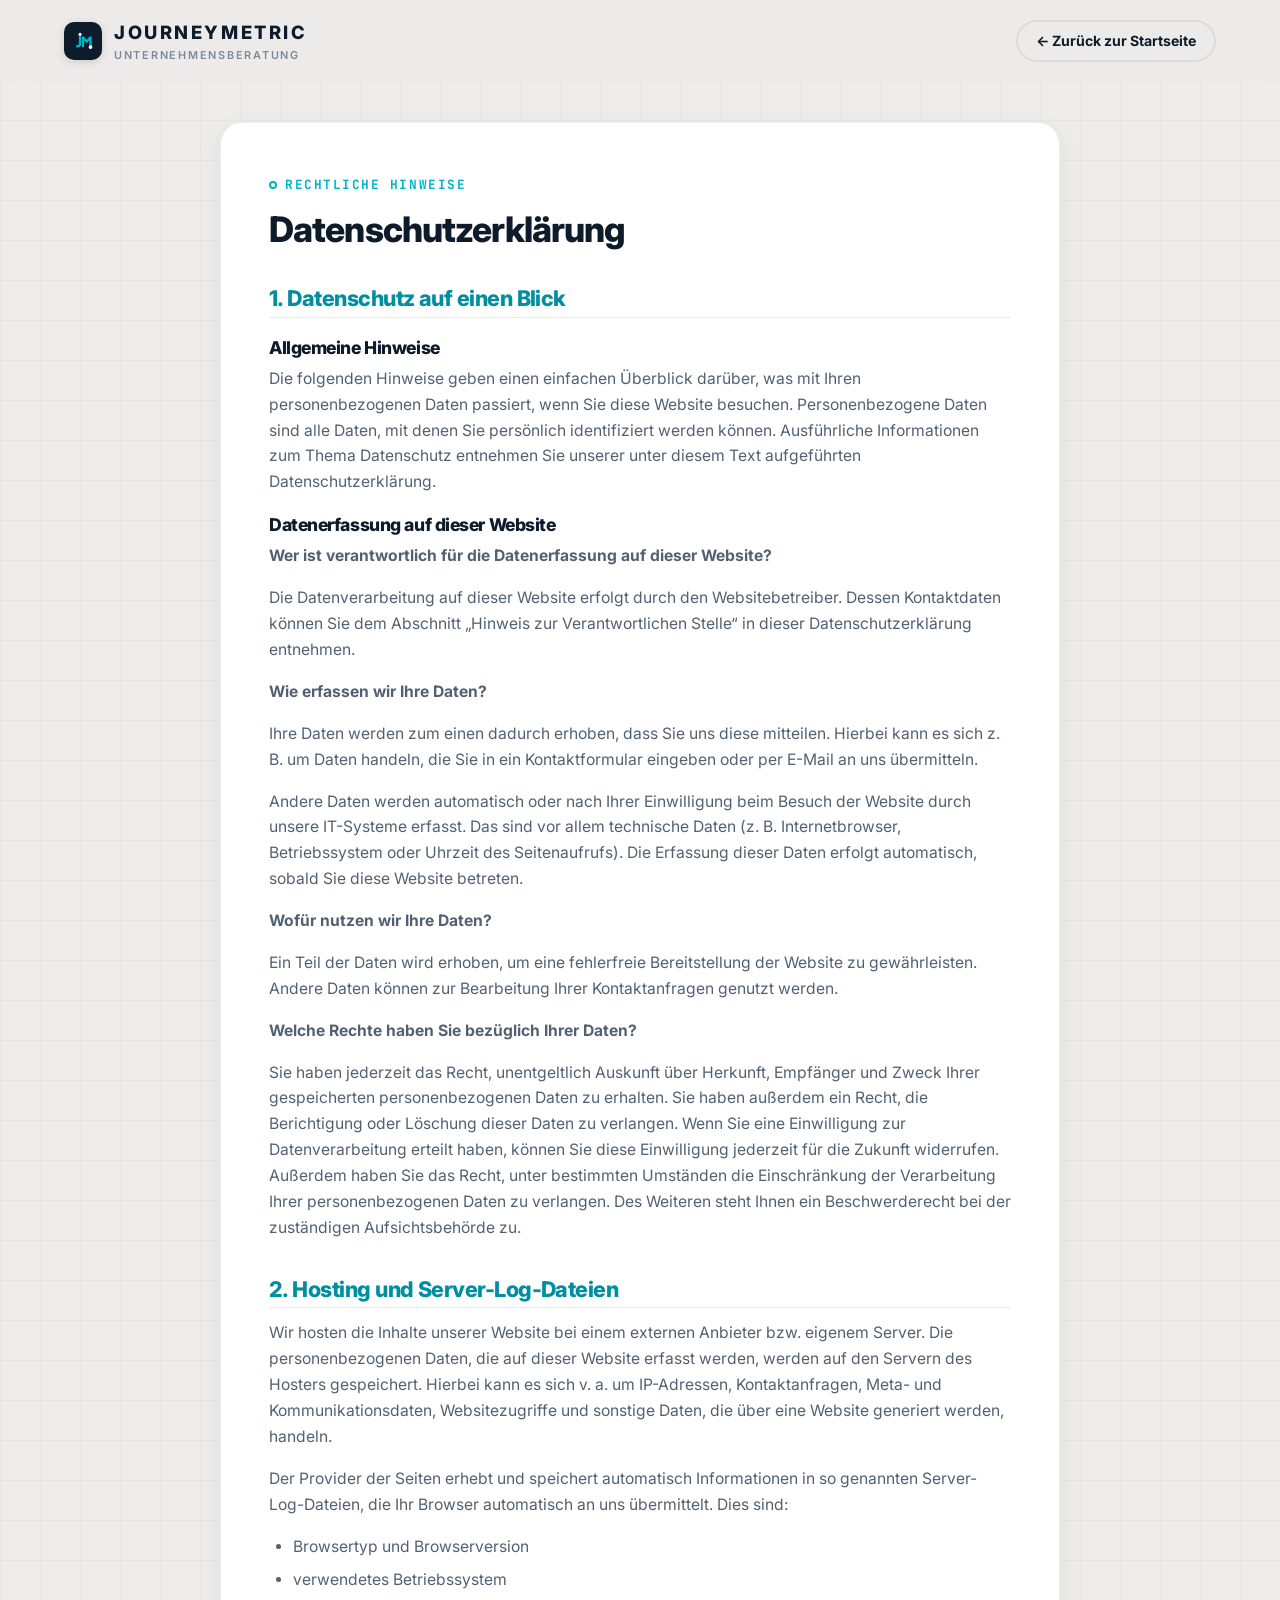
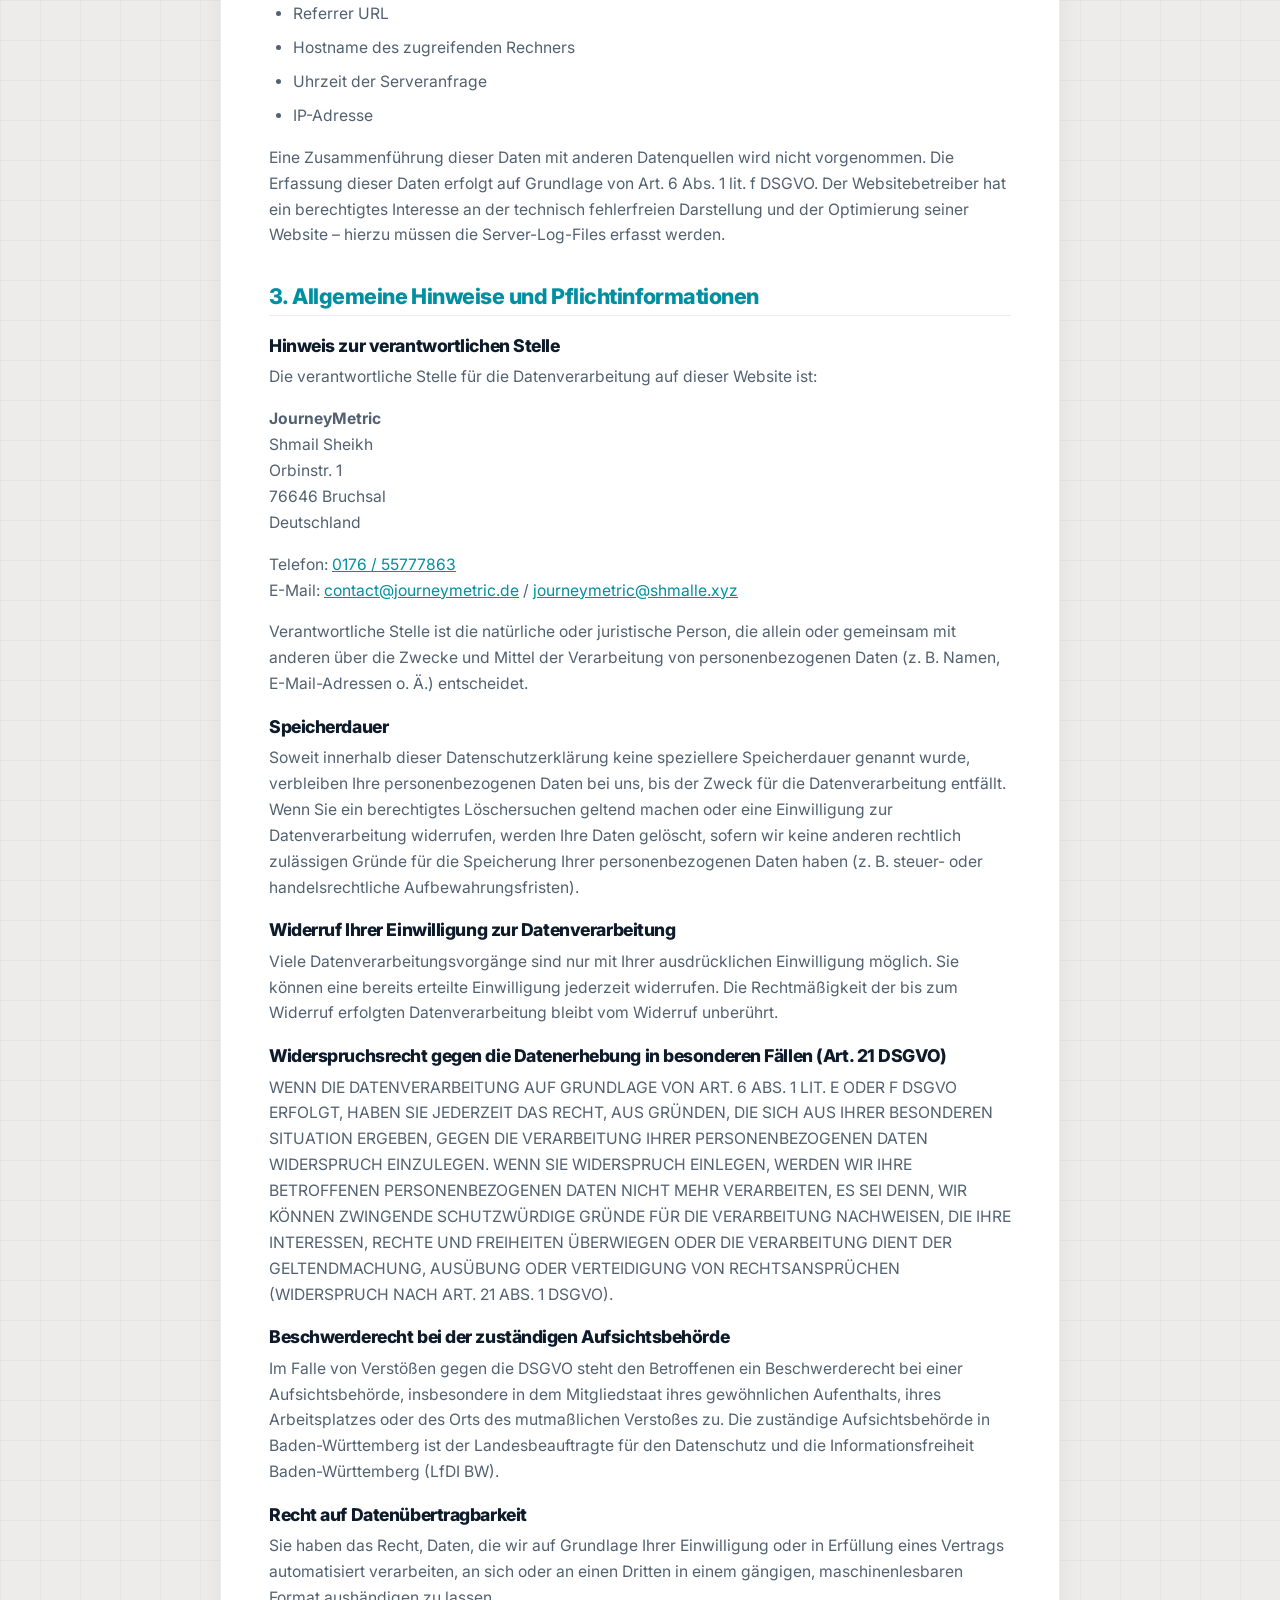
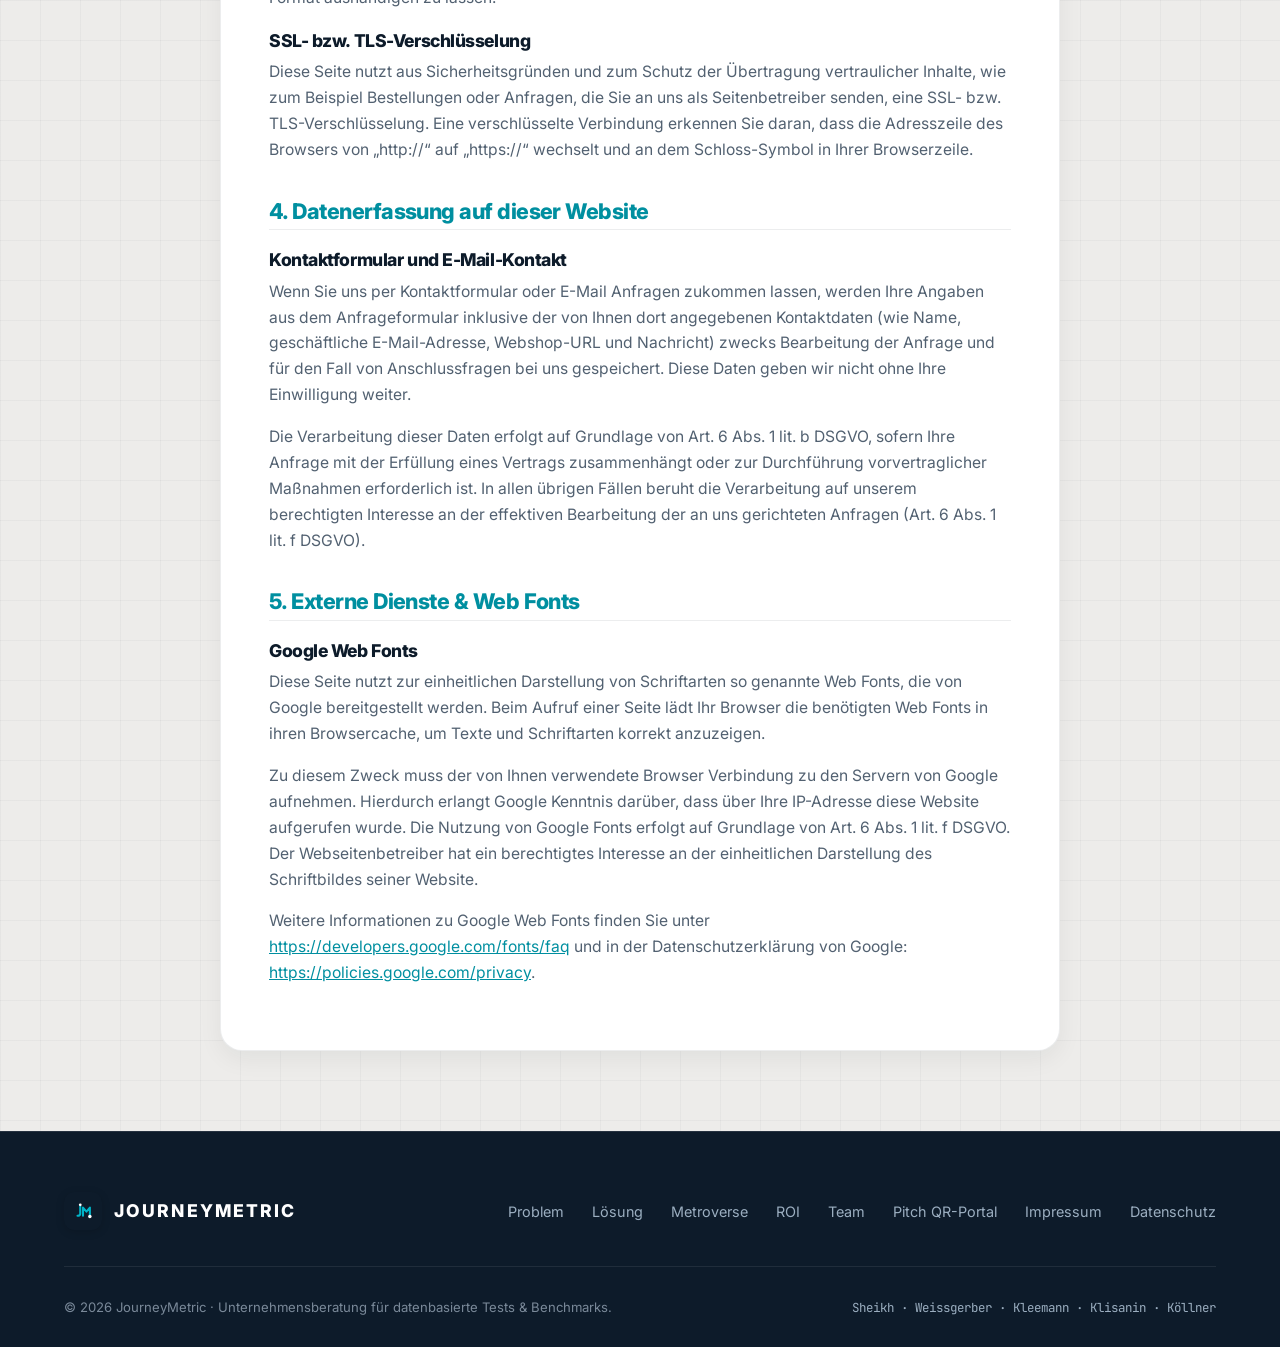
<file: datenschutz/index.html>
<!DOCTYPE html>
<html lang="de">
<head>
  <meta charset="UTF-8">
  <meta name="viewport" content="width=device-width, initial-scale=1.0">
  <title>Datenschutzerklärung | JourneyMetric</title>
  
  <link rel="icon" type="image/png" href="../assets/img/logo-mark.png">
  <link rel="stylesheet" href="../css/style.css">

  <style>
    .legal-content {
      max-width: 840px;
      margin: 40px auto 80px;
      background: var(--bg-card);
      border-radius: var(--radius-lg);
      padding: 48px;
      box-shadow: var(--shadow-md);
      border: 1px solid var(--border-light);
    }

    .legal-content h1 {
      font-size: 2.2rem;
      margin-bottom: 24px;
    }

    .legal-content h2 {
      font-size: 1.35rem;
      margin-top: 36px;
      margin-bottom: 12px;
      color: var(--accent-cyan-dark);
      border-bottom: 1px solid var(--border-light);
      padding-bottom: 6px;
    }

    .legal-content h3 {
      font-size: 1.1rem;
      margin-top: 20px;
      margin-bottom: 8px;
      color: var(--text-primary);
    }

    .legal-content p, .legal-content ul, .legal-content address {
      font-style: normal;
      font-size: 0.98rem;
      color: var(--text-secondary);
      line-height: 1.65;
      margin-bottom: 16px;
    }

    .legal-content ul {
      padding-left: 24px;
    }

    .legal-content li {
      margin-bottom: 8px;
    }

    .legal-content a {
      color: var(--accent-cyan-dark);
      text-decoration: underline;
    }
  </style>
</head>
<body class="bg-grid">

  <!-- Header -->
  <header class="navbar" style="position: relative;">
    <div class="container nav-container">
      <a href="../" class="brand-link">
        <div class="brand-mark">
          <svg width="24" height="24" viewBox="0 0 32 32" fill="none">
            <path d="M12 9V20C12 22 10 23 8 23" stroke="#00B4C8" stroke-width="3" stroke-linecap="round"/>
            <circle cx="12" cy="7" r="2" fill="#FFFFFF"/>
            <path d="M16 23V11L21 17L26 11V23" stroke="#00B4C8" stroke-width="3" stroke-linecap="round" stroke-linejoin="round"/>
            <circle cx="26" cy="24" r="2.5" fill="#FFFFFF"/>
          </svg>
        </div>
        <div>
          <span class="brand-title">JOURNEYMETRIC</span>
          <span class="brand-subtitle">Unternehmensberatung</span>
        </div>
      </a>

      <nav>
        <a href="../" class="btn-secondary" style="padding: 8px 18px; font-size: 0.88rem;">← Zurück zur Startseite</a>
      </nav>
    </div>
  </header>

  <main class="container">
    <div class="legal-content">
      <div class="section-tag">Rechtliche Hinweise</div>
      <h1>Datenschutzerklärung</h1>

      <h2>1. Datenschutz auf einen Blick</h2>
      <h3>Allgemeine Hinweise</h3>
      <p>
        Die folgenden Hinweise geben einen einfachen Überblick darüber, was mit Ihren personenbezogenen Daten passiert, wenn Sie diese Website besuchen. Personenbezogene Daten sind alle Daten, mit denen Sie persönlich identifiziert werden können. Ausführliche Informationen zum Thema Datenschutz entnehmen Sie unserer unter diesem Text aufgeführten Datenschutzerklärung.
      </p>

      <h3>Datenerfassung auf dieser Website</h3>
      <p><strong>Wer ist verantwortlich für die Datenerfassung auf dieser Website?</strong></p>
      <p>
        Die Datenverarbeitung auf dieser Website erfolgt durch den Websitebetreiber. Dessen Kontaktdaten können Sie dem Abschnitt „Hinweis zur Verantwortlichen Stelle“ in dieser Datenschutzerklärung entnehmen.
      </p>
      <p><strong>Wie erfassen wir Ihre Daten?</strong></p>
      <p>
        Ihre Daten werden zum einen dadurch erhoben, dass Sie uns diese mitteilen. Hierbei kann es sich z. B. um Daten handeln, die Sie in ein Kontaktformular eingeben oder per E-Mail an uns übermitteln.
      </p>
      <p>
        Andere Daten werden automatisch oder nach Ihrer Einwilligung beim Besuch der Website durch unsere IT-Systeme erfasst. Das sind vor allem technische Daten (z. B. Internetbrowser, Betriebssystem oder Uhrzeit des Seitenaufrufs). Die Erfassung dieser Daten erfolgt automatisch, sobald Sie diese Website betreten.
      </p>
      <p><strong>Wofür nutzen wir Ihre Daten?</strong></p>
      <p>
        Ein Teil der Daten wird erhoben, um eine fehlerfreie Bereitstellung der Website zu gewährleisten. Andere Daten können zur Bearbeitung Ihrer Kontaktanfragen genutzt werden.
      </p>
      <p><strong>Welche Rechte haben Sie bezüglich Ihrer Daten?</strong></p>
      <p>
        Sie haben jederzeit das Recht, unentgeltlich Auskunft über Herkunft, Empfänger und Zweck Ihrer gespeicherten personenbezogenen Daten zu erhalten. Sie haben außerdem ein Recht, die Berichtigung oder Löschung dieser Daten zu verlangen. Wenn Sie eine Einwilligung zur Datenverarbeitung erteilt haben, können Sie diese Einwilligung jederzeit für die Zukunft widerrufen. Außerdem haben Sie das Recht, unter bestimmten Umständen die Einschränkung der Verarbeitung Ihrer personenbezogenen Daten zu verlangen. Des Weiteren steht Ihnen ein Beschwerderecht bei der zuständigen Aufsichtsbehörde zu.
      </p>

      <h2>2. Hosting und Server-Log-Dateien</h2>
      <p>
        Wir hosten die Inhalte unserer Website bei einem externen Anbieter bzw. eigenem Server. Die personenbezogenen Daten, die auf dieser Website erfasst werden, werden auf den Servern des Hosters gespeichert. Hierbei kann es sich v. a. um IP-Adressen, Kontaktanfragen, Meta- und Kommunikationsdaten, Websitezugriffe und sonstige Daten, die über eine Website generiert werden, handeln.
      </p>
      <p>
        Der Provider der Seiten erhebt und speichert automatisch Informationen in so genannten Server-Log-Dateien, die Ihr Browser automatisch an uns übermittelt. Dies sind:
      </p>
      <ul>
        <li>Browsertyp und Browserversion</li>
        <li>verwendetes Betriebssystem</li>
        <li>Referrer URL</li>
        <li>Hostname des zugreifenden Rechners</li>
        <li>Uhrzeit der Serveranfrage</li>
        <li>IP-Adresse</li>
      </ul>
      <p>
        Eine Zusammenführung dieser Daten mit anderen Datenquellen wird nicht vorgenommen. Die Erfassung dieser Daten erfolgt auf Grundlage von Art. 6 Abs. 1 lit. f DSGVO. Der Websitebetreiber hat ein berechtigtes Interesse an der technisch fehlerfreien Darstellung und der Optimierung seiner Website – hierzu müssen die Server-Log-Files erfasst werden.
      </p>

      <h2>3. Allgemeine Hinweise und Pflichtinformationen</h2>
      <h3>Hinweis zur verantwortlichen Stelle</h3>
      <p>Die verantwortliche Stelle für die Datenverarbeitung auf dieser Website ist:</p>
      <address>
        <strong>JourneyMetric</strong><br>
        Shmail Sheikh<br>
        Orbinstr. 1<br>
        76646 Bruchsal<br>
        Deutschland
      </address>
      <p>
        Telefon: <a href="tel:017655777863">0176 / 55777863</a><br>
        E-Mail: <a href="mailto:contact@journeymetric.de">contact@journeymetric.de</a> / <a href="mailto:journeymetric@shmalle.xyz">journeymetric@shmalle.xyz</a>
      </p>
      <p>
        Verantwortliche Stelle ist die natürliche oder juristische Person, die allein oder gemeinsam mit anderen über die Zwecke und Mittel der Verarbeitung von personenbezogenen Daten (z. B. Namen, E-Mail-Adressen o. Ä.) entscheidet.
      </p>

      <h3>Speicherdauer</h3>
      <p>
        Soweit innerhalb dieser Datenschutzerklärung keine speziellere Speicherdauer genannt wurde, verbleiben Ihre personenbezogenen Daten bei uns, bis der Zweck für die Datenverarbeitung entfällt. Wenn Sie ein berechtigtes Löschersuchen geltend machen oder eine Einwilligung zur Datenverarbeitung widerrufen, werden Ihre Daten gelöscht, sofern wir keine anderen rechtlich zulässigen Gründe für die Speicherung Ihrer personenbezogenen Daten haben (z. B. steuer- oder handelsrechtliche Aufbewahrungsfristen).
      </p>

      <h3>Widerruf Ihrer Einwilligung zur Datenverarbeitung</h3>
      <p>
        Viele Datenverarbeitungsvorgänge sind nur mit Ihrer ausdrücklichen Einwilligung möglich. Sie können eine bereits erteilte Einwilligung jederzeit widerrufen. Die Rechtmäßigkeit der bis zum Widerruf erfolgten Datenverarbeitung bleibt vom Widerruf unberührt.
      </p>

      <h3>Widerspruchsrecht gegen die Datenerhebung in besonderen Fällen (Art. 21 DSGVO)</h3>
      <p>
        WENN DIE DATENVERARBEITUNG AUF GRUNDLAGE VON ART. 6 ABS. 1 LIT. E ODER F DSGVO ERFOLGT, HABEN SIE JEDERZEIT DAS RECHT, AUS GRÜNDEN, DIE SICH AUS IHRER BESONDEREN SITUATION ERGEBEN, GEGEN DIE VERARBEITUNG IHRER PERSONENBEZOGENEN DATEN WIDERSPRUCH EINZULEGEN. WENN SIE WIDERSPRUCH EINLEGEN, WERDEN WIR IHRE BETROFFENEN PERSONENBEZOGENEN DATEN NICHT MEHR VERARBEITEN, ES SEI DENN, WIR KÖNNEN ZWINGENDE SCHUTZWÜRDIGE GRÜNDE FÜR DIE VERARBEITUNG NACHWEISEN, DIE IHRE INTERESSEN, RECHTE UND FREIHEITEN ÜBERWIEGEN ODER DIE VERARBEITUNG DIENT DER GELTENDMACHUNG, AUSÜBUNG ODER VERTEIDIGUNG VON RECHTSANSPRÜCHEN (WIDERSPRUCH NACH ART. 21 ABS. 1 DSGVO).
      </p>

      <h3>Beschwerderecht bei der zuständigen Aufsichtsbehörde</h3>
      <p>
        Im Falle von Verstößen gegen die DSGVO steht den Betroffenen ein Beschwerderecht bei einer Aufsichtsbehörde, insbesondere in dem Mitgliedstaat ihres gewöhnlichen Aufenthalts, ihres Arbeitsplatzes oder des Orts des mutmaßlichen Verstoßes zu. Die zuständige Aufsichtsbehörde in Baden-Württemberg ist der Landesbeauftragte für den Datenschutz und die Informationsfreiheit Baden-Württemberg (LfDI BW).
      </p>

      <h3>Recht auf Datenübertragbarkeit</h3>
      <p>
        Sie haben das Recht, Daten, die wir auf Grundlage Ihrer Einwilligung oder in Erfüllung eines Vertrags automatisiert verarbeiten, an sich oder an einen Dritten in einem gängigen, maschinenlesbaren Format aushändigen zu lassen.
      </p>

      <h3>SSL- bzw. TLS-Verschlüsselung</h3>
      <p>
        Diese Seite nutzt aus Sicherheitsgründen und zum Schutz der Übertragung vertraulicher Inhalte, wie zum Beispiel Bestellungen oder Anfragen, die Sie an uns als Seitenbetreiber senden, eine SSL- bzw. TLS-Verschlüsselung. Eine verschlüsselte Verbindung erkennen Sie daran, dass die Adresszeile des Browsers von „http://“ auf „https://“ wechselt und an dem Schloss-Symbol in Ihrer Browserzeile.
      </p>

      <h2>4. Datenerfassung auf dieser Website</h2>
      <h3>Kontaktformular und E-Mail-Kontakt</h3>
      <p>
        Wenn Sie uns per Kontaktformular oder E-Mail Anfragen zukommen lassen, werden Ihre Angaben aus dem Anfrageformular inklusive der von Ihnen dort angegebenen Kontaktdaten (wie Name, geschäftliche E-Mail-Adresse, Webshop-URL und Nachricht) zwecks Bearbeitung der Anfrage und für den Fall von Anschlussfragen bei uns gespeichert. Diese Daten geben wir nicht ohne Ihre Einwilligung weiter.
      </p>
      <p>
        Die Verarbeitung dieser Daten erfolgt auf Grundlage von Art. 6 Abs. 1 lit. b DSGVO, sofern Ihre Anfrage mit der Erfüllung eines Vertrags zusammenhängt oder zur Durchführung vorvertraglicher Maßnahmen erforderlich ist. In allen übrigen Fällen beruht die Verarbeitung auf unserem berechtigten Interesse an der effektiven Bearbeitung der an uns gerichteten Anfragen (Art. 6 Abs. 1 lit. f DSGVO).
      </p>

      <h2>5. Externe Dienste &amp; Web Fonts</h2>
      <h3>Google Web Fonts</h3>
      <p>
        Diese Seite nutzt zur einheitlichen Darstellung von Schriftarten so genannte Web Fonts, die von Google bereitgestellt werden. Beim Aufruf einer Seite lädt Ihr Browser die benötigten Web Fonts in ihren Browsercache, um Texte und Schriftarten korrekt anzuzeigen.
      </p>
      <p>
        Zu diesem Zweck muss der von Ihnen verwendete Browser Verbindung zu den Servern von Google aufnehmen. Hierdurch erlangt Google Kenntnis darüber, dass über Ihre IP-Adresse diese Website aufgerufen wurde. Die Nutzung von Google Fonts erfolgt auf Grundlage von Art. 6 Abs. 1 lit. f DSGVO. Der Webseitenbetreiber hat ein berechtigtes Interesse an der einheitlichen Darstellung des Schriftbildes seiner Website.
      </p>
      <p>
        Weitere Informationen zu Google Web Fonts finden Sie unter <a href="https://developers.google.com/fonts/faq" target="_blank" rel="noopener noreferrer">https://developers.google.com/fonts/faq</a> und in der Datenschutzerklärung von Google: <a href="https://policies.google.com/privacy" target="_blank" rel="noopener noreferrer">https://policies.google.com/privacy</a>.
      </p>
    </div>
  </main>

  <!-- Footer -->
  <footer class="footer">
    <div class="container">
      <div class="footer-top">
        <div class="footer-brand">
          <div class="brand-mark">
            <svg width="22" height="22" viewBox="0 0 32 32" fill="none">
              <path d="M12 9V20C12 22 10 23 8 23" stroke="#00B4C8" stroke-width="3" stroke-linecap="round"/>
              <circle cx="12" cy="7" r="2" fill="#FFFFFF"/>
              <path d="M16 23V11L21 17L26 11V23" stroke="#00B4C8" stroke-width="3" stroke-linecap="round" stroke-linejoin="round"/>
              <circle cx="26" cy="24" r="2.5" fill="#FFFFFF"/>
            </svg>
          </div>
          <span>JOURNEYMETRIC</span>
        </div>

        <ul class="footer-nav">
          <li><a href="../#problem">Problem</a></li>
          <li><a href="../#loesung">Lösung</a></li>
          <li><a href="../#engine">Metroverse</a></li>
          <li><a href="../#mehrwert">ROI</a></li>
          <li><a href="../#team">Team</a></li>
          <li><a href="../qr/">Pitch QR-Portal</a></li>
          <li><a href="../impressum/">Impressum</a></li>
          <li><a href="#">Datenschutz</a></li>
        </ul>
      </div>

      <div class="footer-bottom">
        <div>
          © 2026 JourneyMetric · Unternehmensberatung für datenbasierte Tests &amp; Benchmarks.
        </div>
        <div class="footer-roster">
          Sheikh · Weissgerber · Kleemann · Klisanin · Köllner
        </div>
      </div>
    </div>
  </footer>

</body>
</html>
</file>
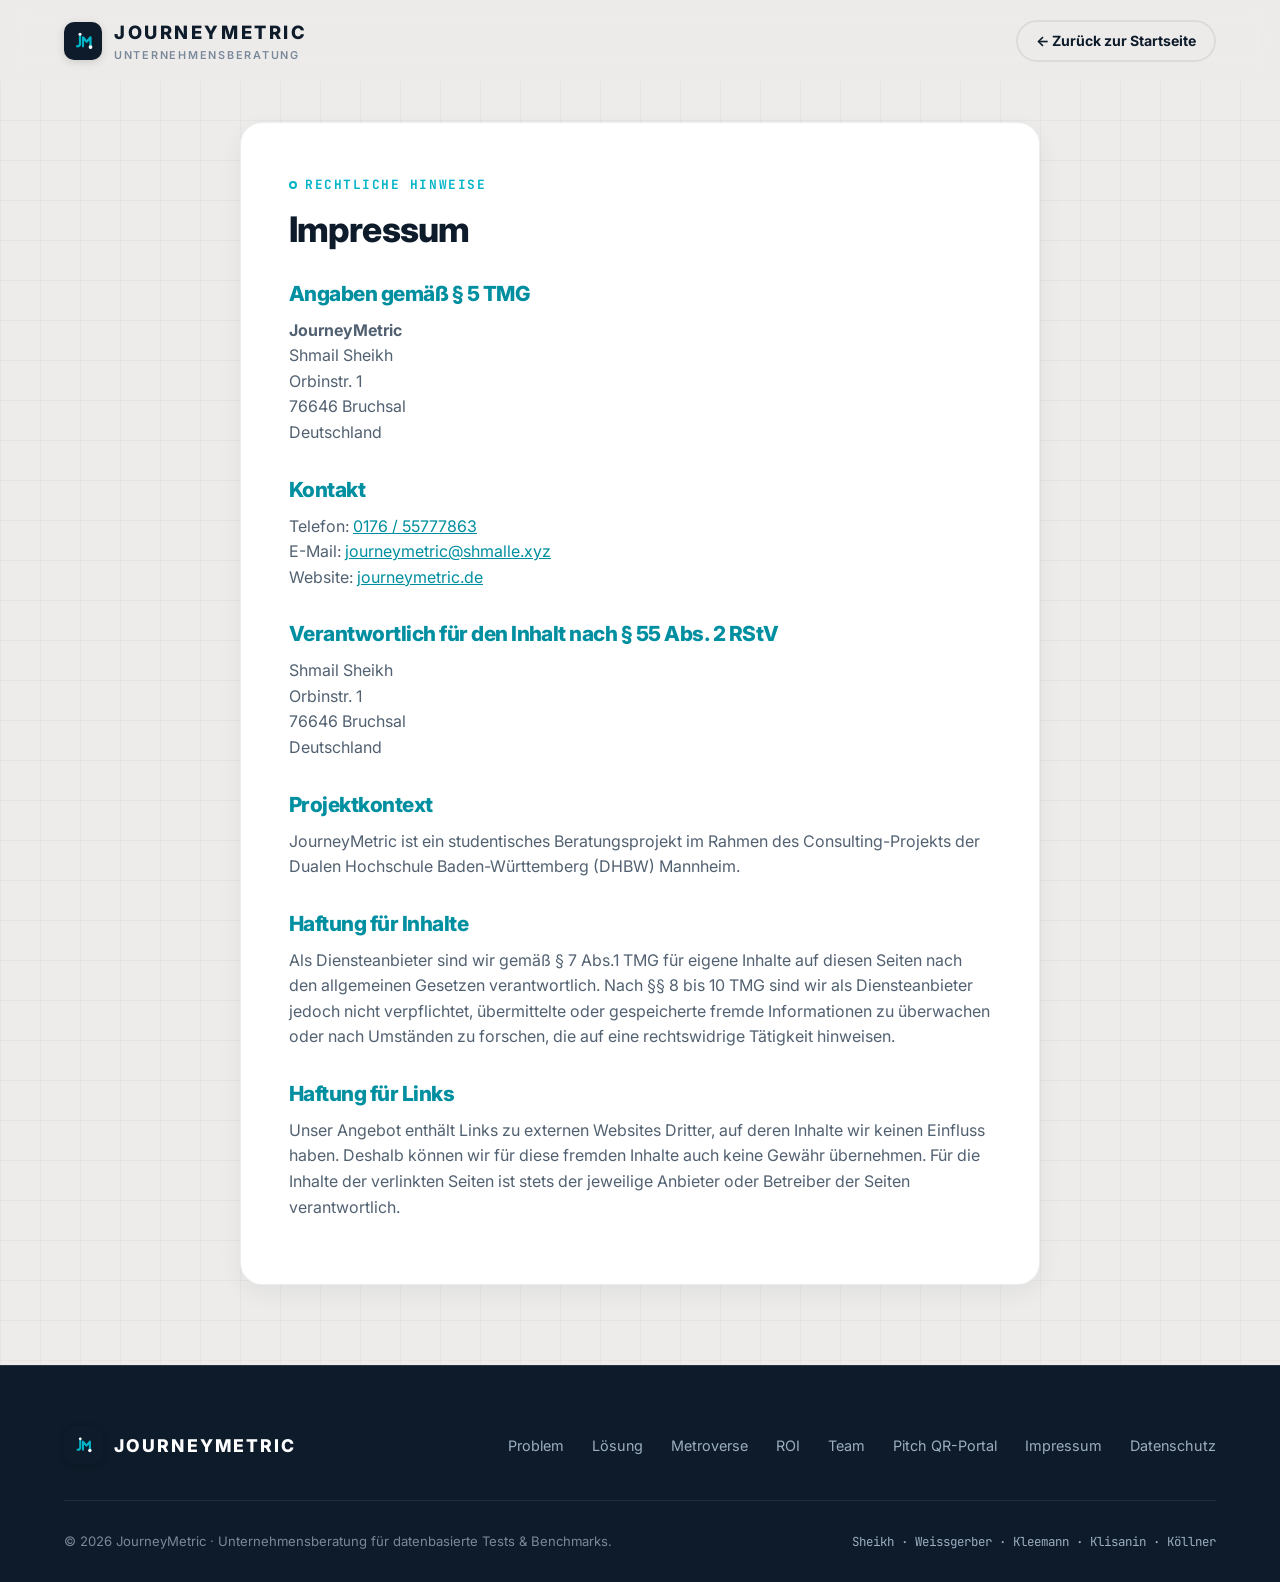
<file: impressum/index.html>
<!DOCTYPE html>
<html lang="de">
<head>
  <meta charset="UTF-8">
  <meta name="viewport" content="width=device-width, initial-scale=1.0">
  <title>Impressum | JourneyMetric</title>
  
  <link rel="icon" type="image/png" href="../assets/img/logo-mark.png">
  <link rel="stylesheet" href="../css/style.css">

  <style>
    .legal-content {
      max-width: 800px;
      margin: 40px auto 80px;
      background: var(--bg-card);
      border-radius: var(--radius-lg);
      padding: 48px;
      box-shadow: var(--shadow-md);
      border: 1px solid var(--border-light);
    }

    .legal-content h1 {
      font-size: 2.2rem;
      margin-bottom: 24px;
    }

    .legal-content h2 {
      font-size: 1.3rem;
      margin-top: 32px;
      margin-bottom: 12px;
      color: var(--accent-cyan-dark);
    }

    .legal-content p, .legal-content address {
      font-style: normal;
      font-size: 1rem;
      color: var(--text-secondary);
      line-height: 1.6;
      margin-bottom: 16px;
    }

    .legal-content a {
      color: var(--accent-cyan-dark);
      text-decoration: underline;
    }
  </style>
</head>
<body class="bg-grid">

  <!-- Header -->
  <header class="navbar" style="position: relative;">
    <div class="container nav-container">
      <a href="../" class="brand-link">
        <div class="brand-mark">
          <svg width="24" height="24" viewBox="0 0 32 32" fill="none">
            <path d="M12 9V20C12 22 10 23 8 23" stroke="#00B4C8" stroke-width="3" stroke-linecap="round"/>
            <circle cx="12" cy="7" r="2" fill="#FFFFFF"/>
            <path d="M16 23V11L21 17L26 11V23" stroke="#00B4C8" stroke-width="3" stroke-linecap="round" stroke-linejoin="round"/>
            <circle cx="26" cy="24" r="2.5" fill="#FFFFFF"/>
          </svg>
        </div>
        <div>
          <span class="brand-title">JOURNEYMETRIC</span>
          <span class="brand-subtitle">Unternehmensberatung</span>
        </div>
      </a>

      <nav>
        <a href="../" class="btn-secondary" style="padding: 8px 18px; font-size: 0.88rem;">← Zurück zur Startseite</a>
      </nav>
    </div>
  </header>

  <main class="container">
    <div class="legal-content">
      <div class="section-tag">Rechtliche Hinweise</div>
      <h1>Impressum</h1>

      <h2>Angaben gemäß § 5 TMG</h2>
      <address>
        <strong>JourneyMetric</strong><br>
        Shmail Sheikh<br>
        Orbinstr. 1<br>
        76646 Bruchsal<br>
        Deutschland
      </address>

      <h2>Kontakt</h2>
      <p>
        Telefon: <a href="tel:017655777863">0176 / 55777863</a><br>
        E-Mail: <a href="mailto:journeymetric@shmalle.xyz">journeymetric@shmalle.xyz</a><br>
        Website: <a href="https://journeymetric.de">journeymetric.de</a>
      </p>

      <h2>Verantwortlich für den Inhalt nach § 55 Abs. 2 RStV</h2>
      <address>
        Shmail Sheikh<br>
        Orbinstr. 1<br>
        76646 Bruchsal<br>
        Deutschland
      </address>

      <h2>Projektkontext</h2>
      <p>
        JourneyMetric ist ein studentisches Beratungsprojekt im Rahmen des Consulting-Projekts der Dualen Hochschule Baden-Württemberg (DHBW) Mannheim.
      </p>

      <h2>Haftung für Inhalte</h2>
      <p>
        Als Diensteanbieter sind wir gemäß § 7 Abs.1 TMG für eigene Inhalte auf diesen Seiten nach den allgemeinen Gesetzen verantwortlich. Nach §§ 8 bis 10 TMG sind wir als Diensteanbieter jedoch nicht verpflichtet, übermittelte oder gespeicherte fremde Informationen zu überwachen oder nach Umständen zu forschen, die auf eine rechtswidrige Tätigkeit hinweisen.
      </p>

      <h2>Haftung für Links</h2>
      <p>
        Unser Angebot enthält Links zu externen Websites Dritter, auf deren Inhalte wir keinen Einfluss haben. Deshalb können wir für diese fremden Inhalte auch keine Gewähr übernehmen. Für die Inhalte der verlinkten Seiten ist stets der jeweilige Anbieter oder Betreiber der Seiten verantwortlich.
      </p>
    </div>
  </main>

  <!-- Footer -->
  <footer class="footer">
    <div class="container">
      <div class="footer-top">
        <div class="footer-brand">
          <div class="brand-mark">
            <svg width="22" height="22" viewBox="0 0 32 32" fill="none">
              <path d="M12 9V20C12 22 10 23 8 23" stroke="#00B4C8" stroke-width="3" stroke-linecap="round"/>
              <circle cx="12" cy="7" r="2" fill="#FFFFFF"/>
              <path d="M16 23V11L21 17L26 11V23" stroke="#00B4C8" stroke-width="3" stroke-linecap="round" stroke-linejoin="round"/>
              <circle cx="26" cy="24" r="2.5" fill="#FFFFFF"/>
            </svg>
          </div>
          <span>JOURNEYMETRIC</span>
        </div>

        <ul class="footer-nav">
          <li><a href="../#problem">Problem</a></li>
          <li><a href="../#loesung">Lösung</a></li>
          <li><a href="../#engine">Metroverse</a></li>
          <li><a href="../#mehrwert">ROI</a></li>
          <li><a href="../#team">Team</a></li>
          <li><a href="../qr/">Pitch QR-Portal</a></li>
          <li><a href="#">Impressum</a></li>
          <li><a href="../datenschutz/">Datenschutz</a></li>
        </ul>
      </div>

      <div class="footer-bottom">
        <div>
          © 2026 JourneyMetric · Unternehmensberatung für datenbasierte Tests &amp; Benchmarks.
        </div>
        <div class="footer-roster">
          Sheikh · Weissgerber · Kleemann · Klisanin · Köllner
        </div>
      </div>
    </div>
  </footer>

</body>
</html>
</file>
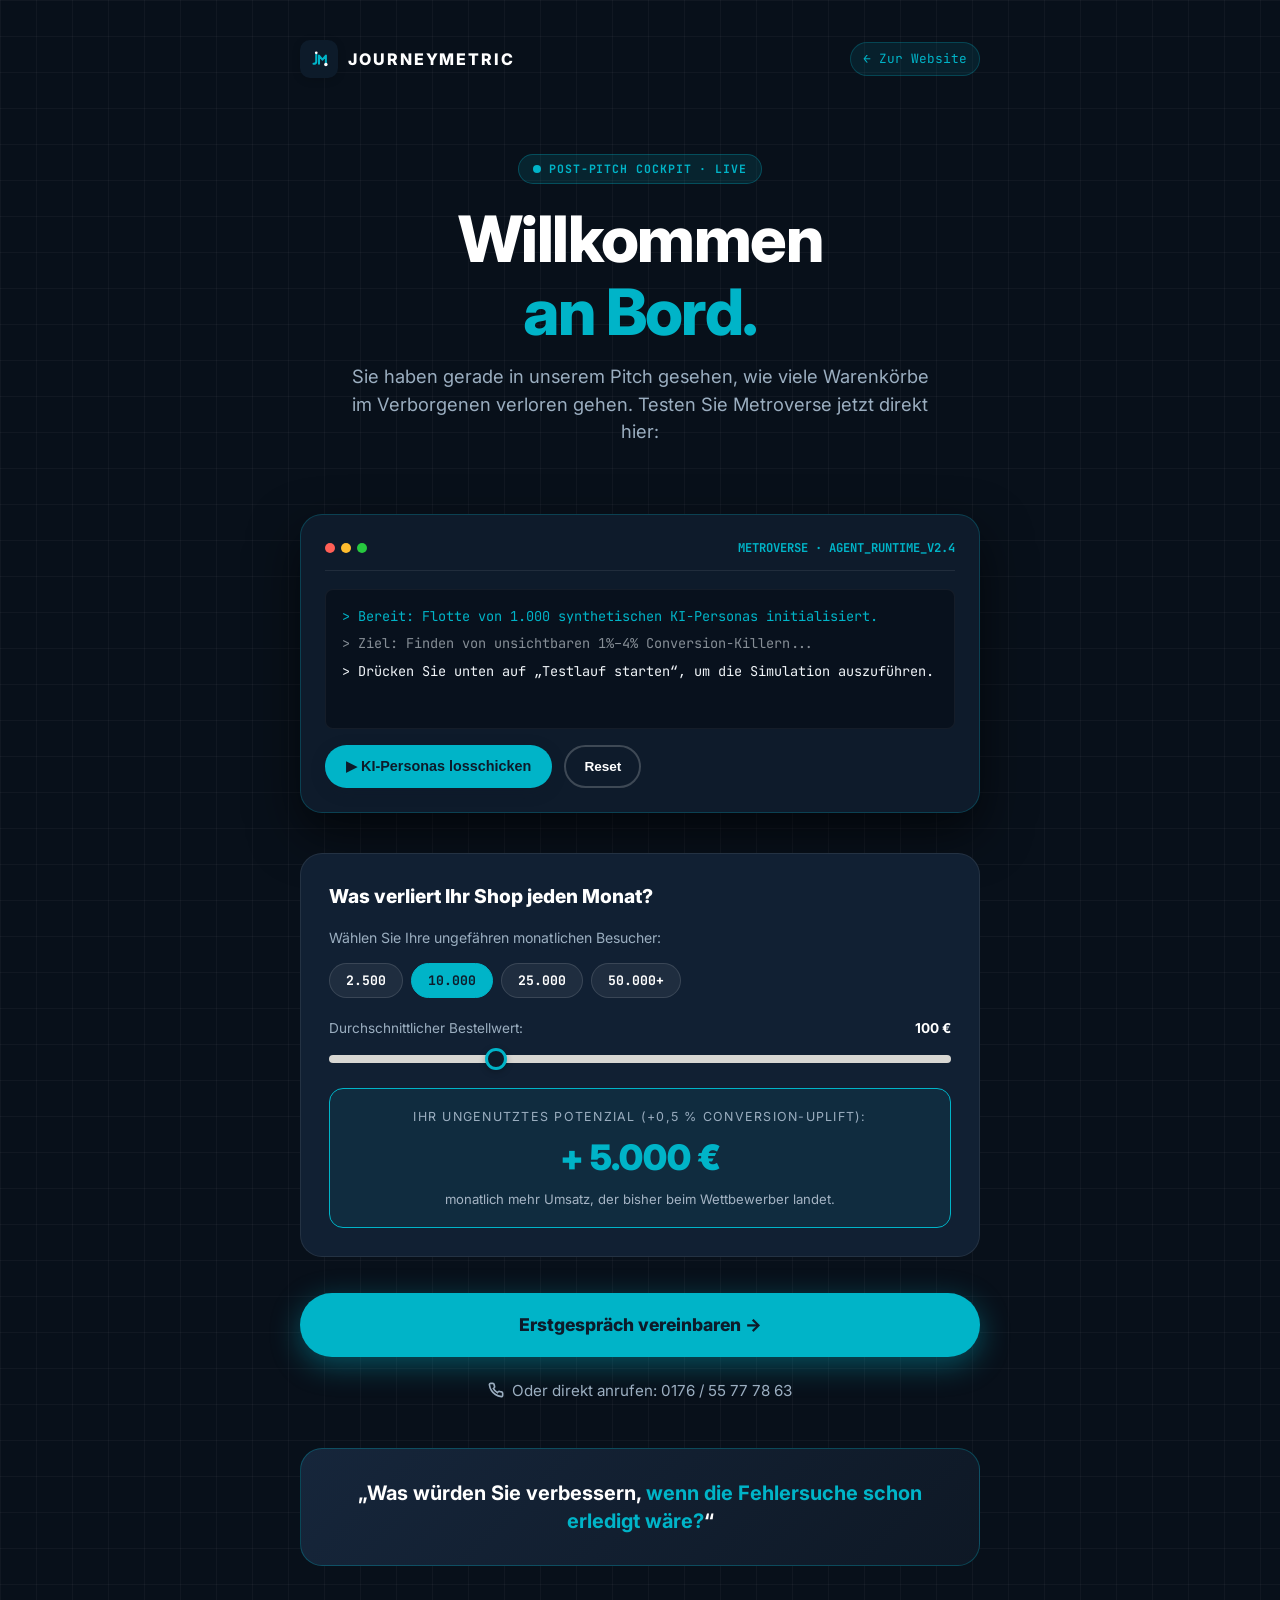
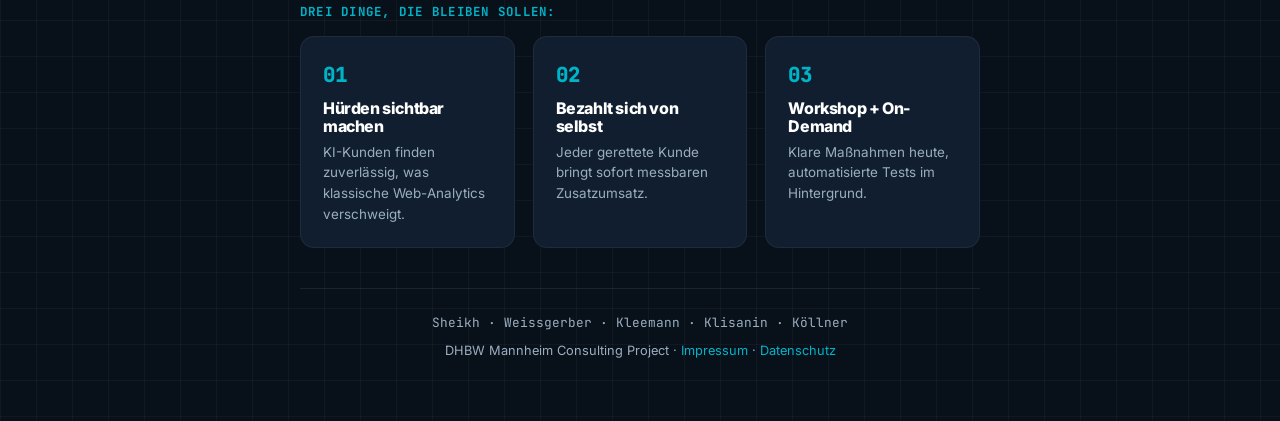
<file: qr/index.html>
<!DOCTYPE html>
<html lang="de">
<head>
  <meta charset="UTF-8">
  <meta name="viewport" content="width=device-width, initial-scale=1.0">
  <title>Willkommen an Bord | JourneyMetric Cockpit</title>
  <meta name="description" content="Sie haben den QR-Code aus dem Sales Pitch gescannt. Willkommen an Bord des Metroverse von JourneyMetric.">
  
  <link rel="icon" type="image/png" href="../assets/img/logo-mark.png">
  <link rel="stylesheet" href="../css/style.css">

  <style>
    /* Specific QR Cockpit enhancements */
    .qr-container {
      max-width: 720px;
      margin: 0 auto;
      padding: 24px 20px 60px;
    }

    .qr-nav {
      display: flex;
      justify-content: space-between;
      align-items: center;
      padding: 16px 0 28px;
    }

    .qr-brand-logo {
      display: flex;
      align-items: center;
      gap: 10px;
      text-decoration: none;
      color: #fff;
    }

    .cta-big-mobile {
      width: 100%;
      padding: 18px 24px;
      font-size: 1.1rem;
      font-weight: 800;
      text-align: center;
      justify-content: center;
      margin: 24px 0 12px;
      display: flex;
      align-items: center;
      gap: 10px;
      text-decoration: none;
      border-radius: var(--radius-full);
      box-shadow: 0 8px 30px rgba(0, 180, 200, 0.4);
    }

    .secondary-call-link {
      display: flex;
      align-items: center;
      justify-content: center;
      gap: 8px;
      color: var(--text-light-muted);
      font-size: 0.95rem;
      text-decoration: none;
      padding: 10px;
      transition: var(--transition);
    }

    .secondary-call-link:hover {
      color: var(--accent-cyan);
    }

    .back-home-pill {
      display: inline-flex;
      align-items: center;
      gap: 6px;
      color: var(--accent-cyan);
      font-family: var(--font-mono);
      font-size: 0.8rem;
      text-decoration: none;
      padding: 6px 12px;
      border-radius: var(--radius-full);
      background: rgba(0, 180, 200, 0.1);
      border: 1px solid rgba(0, 180, 200, 0.25);
    }
  </style>
</head>
<body class="qr-body bg-dark-grid">

  <div class="qr-container">
    <!-- Header -->
    <header class="qr-nav">
      <a href="../" class="qr-brand-logo">
        <div class="brand-mark">
          <svg width="22" height="22" viewBox="0 0 32 32" fill="none">
            <path d="M12 9V20C12 22 10 23 8 23" stroke="#00B4C8" stroke-width="3" stroke-linecap="round"/>
            <circle cx="12" cy="7" r="2" fill="#FFFFFF"/>
            <path d="M16 23V11L21 17L26 11V23" stroke="#00B4C8" stroke-width="3" stroke-linecap="round" stroke-linejoin="round"/>
            <circle cx="26" cy="24" r="2.5" fill="#FFFFFF"/>
          </svg>
        </div>
        <span style="font-weight: 800; letter-spacing: 0.12em; font-size: 1rem;">JOURNEYMETRIC</span>
      </a>

      <a href="../" class="back-home-pill">
        <span>← Zur Website</span>
      </a>
    </header>

    <!-- Hero Greeting -->
    <div class="qr-hero">
      <div class="live-pill">
        <span class="live-dot"></span>
        <span>POST-PITCH COCKPIT · LIVE</span>
      </div>
      
      <h1 style="margin-top: 18px;">
        Willkommen<br>
        <span class="text-cyan">an Bord.</span>
      </h1>
      
      <p class="qr-lead">
        Sie haben gerade in unserem Pitch gesehen, wie viele Warenkörbe im Verborgenen verloren gehen. Testen Sie Metroverse jetzt direkt hier:
      </p>
    </div>

    <!-- Interactive Live Terminal Simulation -->
    <div class="sim-terminal">
      <div class="terminal-header">
        <div class="terminal-dots">
          <span class="t-dot red"></span>
          <span class="t-dot yellow"></span>
          <span class="t-dot green"></span>
        </div>
        <div class="terminal-title">METROVERSE · AGENT_RUNTIME_V2.4</div>
      </div>

      <div id="sim-output" class="sim-output-box">
        <div class="sim-log-line cyan">> Bereit: Flotte von 1.000 synthetischen KI-Personas initialisiert.</div>
        <div class="sim-log-line gray">> Ziel: Finden von unsichtbaren 1%–4% Conversion-Killern...</div>
        <div class="sim-log-line" id="sim-prompt-line">> Drücken Sie unten auf „Testlauf starten“, um die Simulation auszuführen.</div>
      </div>

      <div class="sim-btn-row">
        <button id="btn-start-sim" class="btn-cyan btn-primary" style="padding: 12px 20px; font-size: 0.9rem; cursor: pointer;">
          ▶ KI-Personas losschicken
        </button>
        <button id="btn-reset-sim" class="btn-secondary" style="padding: 12px 18px; font-size: 0.85rem; color: #fff; border-color: rgba(255,255,255,0.2); cursor: pointer;">
          Reset
        </button>
      </div>
    </div>

    <!-- Quick Potential Calculator on Phone -->
    <div class="qr-calc-widget">
      <div class="qr-calc-title">Was verliert Ihr Shop jeden Monat?</div>
      <p style="font-size: 0.88rem; color: var(--text-light-muted); margin-bottom: 14px;">
        Wählen Sie Ihre ungefähren monatlichen Besucher:
      </p>

      <div class="quick-pick-chips">
        <button class="chip-btn" data-visitors="2500">2.500</button>
        <button class="chip-btn active" data-visitors="10000">10.000</button>
        <button class="chip-btn" data-visitors="25000">25.000</button>
        <button class="chip-btn" data-visitors="50000">50.000+</button>
      </div>

      <div style="margin-bottom: 18px;">
        <div style="display: flex; justify-content: space-between; font-size: 0.85rem; color: var(--text-light-muted); margin-bottom: 6px;">
          <span>Durchschnittlicher Bestellwert:</span>
          <span id="qr-aov-display" style="font-weight: 700; color: #fff;">100 €</span>
        </div>
        <input type="range" id="qr-aov-slider" class="calc-slider" min="30" max="300" step="10" value="100">
      </div>

      <div class="qr-result-box">
        <div style="font-size: 0.78rem; text-transform: uppercase; letter-spacing: 0.1em; color: var(--text-light-muted);">
          Ihr ungenutztes Potenzial (+0,5 % Conversion-Uplift):
        </div>
        <div id="qr-result-val" class="qr-result-num">+ 5.000 €</div>
        <div style="font-size: 0.82rem; color: #A5B4C4;">
          monatlich mehr Umsatz, der bisher beim Wettbewerber landet.
        </div>
      </div>
    </div>

    <!-- Big Direct Action -->
    <a href="mailto:contact@journeymetric.de?subject=Erstgespr%C3%A4ch%20JourneyMetric%20(Pitch-Scan)&body=Hallo%20JourneyMetric-Team,%0A%0Aich%20habe%20euren%20Sales%20Pitch%20gesehen%20und%20m%C3%B6chte%20gerne%20unverbindlich%20nachrechnen,%20wie%20viel%20Umsatz%20unser%20Shop%20aktuell%20verliert.%0A%0AMeine%20Shop-URL:%20%0AMeine%20Telefonnummer:%20%0A%0AViele%20Gr%C3%BC%C3%9Fe" class="btn-cyan cta-big-mobile">
      <span>Erstgespräch vereinbaren →</span>
    </a>

    <a href="tel:017655777863" class="secondary-call-link">
      <svg width="16" height="16" viewBox="0 0 24 24" fill="none" stroke="currentColor" stroke-width="2.5"><path d="M22 16.92v3a2 2 0 0 1-2.18 2 19.79 19.79 0 0 1-8.63-3.07 19.5 19.5 0 0 1-6-6 19.79 19.79 0 0 1-3.07-8.67A2 2 0 0 1 4.11 2h3a2 2 0 0 1 2 1.72 12.84 12.84 0 0 0 .7 2.81 2 2 0 0 1-.45 2.11L8.09 9.91a16 16 0 0 0 6 6l1.27-1.27a2 2 0 0 1 2.11-.45 12.84 12.84 0 0 0 2.81.7A2 2 0 0 1 22 16.92z"/></svg>
      <span>Oder direkt anrufen: 0176 / 55 77 78 63</span>
    </a>

    <!-- Prompt Question Card (From Slide 12) -->
    <div class="prompt-card" style="margin-top: 36px;">
      <p>
        „Was würden Sie verbessern, <span>wenn die Fehlersuche schon erledigt wäre?</span>“
      </p>
    </div>

    <!-- Drei Dinge die bleiben sollen (Slide 12) -->
    <div style="margin-bottom: 14px; font-family: var(--font-mono); font-size: 0.78rem; font-weight: 700; color: var(--accent-cyan); text-transform: uppercase; letter-spacing: 0.1em;">
      Drei Dinge, die bleiben sollen:
    </div>

    <div class="takeaways-grid">
      <div class="takeaway-card">
        <div class="takeaway-num">01</div>
        <h4>Hürden sichtbar machen</h4>
        <p>KI-Kunden finden zuverlässig, was klassische Web-Analytics verschweigt.</p>
      </div>

      <div class="takeaway-card">
        <div class="takeaway-num">02</div>
        <h4>Bezahlt sich von selbst</h4>
        <p>Jeder gerettete Kunde bringt sofort messbaren Zusatzumsatz.</p>
      </div>

      <div class="takeaway-card">
        <div class="takeaway-num">03</div>
        <h4>Workshop + On-Demand</h4>
        <p>Klare Maßnahmen heute, automatisierte Tests im Hintergrund.</p>
      </div>
    </div>

    <!-- Team Credits & Impressum Link -->
    <footer style="margin-top: 40px; text-align: center; font-size: 0.8rem; color: var(--text-light-muted); border-top: 1px solid rgba(255,255,255,0.08); padding-top: 24px;">
      <div style="font-family: var(--font-mono); margin-bottom: 8px;">
        Sheikh · Weissgerber · Kleemann · Klisanin · Köllner
      </div>
      <div>
        DHBW Mannheim Consulting Project · <a href="../impressum/" style="color: var(--accent-cyan); text-decoration: none;">Impressum</a> · <a href="../datenschutz/" style="color: var(--accent-cyan); text-decoration: none;">Datenschutz</a>
      </div>
    </footer>
  </div>

  <!-- QR Page interactive scripts -->
  <script>
    document.addEventListener('DOMContentLoaded', () => {
      // 1. Simulation Terminal
      const btnStart = document.getElementById('btn-start-sim');
      const btnReset = document.getElementById('btn-reset-sim');
      const simOutput = document.getElementById('sim-output');

      const simSteps = [
        { text: '> [0.2s] 🚀 Starte Persona #104 (B2B Procurement, Ubuntu/Firefox)...', cls: 'cyan' },
        { text: '> [0.8s] 🛒 Legt 50x Industriefilter in Warenkorb. Gesamtsumme: 4.871,86 €', cls: 'gray' },
        { text: '> [1.4s] 🛑 FEHLER 403 an Schritt 3: USt-IdNr. Feld bricht ohne Fehlermeldung ab!', cls: 'red' },
        { text: '> [1.9s] ❌ Persona #104 verlässt Shop. Umsatz verloren an Wettbewerber.', cls: 'red' },
        { text: '> [2.3s] 🚀 Starte Persona #420 (Mobile Shopperin, iOS 18 Safari)...', cls: 'cyan' },
        { text: '> [2.9s] ⚠️ Usability-Hürde: Cookie-Banner überdeckt den Checkout-CTA auf kleinen Bildschirmen.', cls: 'red' },
        { text: '> [3.5s] 🚀 Starte Persona #889 (Privatkunde, PayPal Express)...', cls: 'cyan' },
        { text: '> [4.0s] ✓ Kauf erfolgreich abgeschlossen (89,00 €).', cls: 'green' },
        { text: '> ========================================================', cls: 'gray' },
        { text: '> DIAGNOSE: 2 von 3 Personas sind an unsichtbaren Hürden gescheitert!', cls: 'cyan' },
        { text: '> Empfehlung: USt-IdNr. Regex korrigieren & Cookie-Z-Index anpassen.', cls: 'green' }
      ];

      let isSimRunning = false;

      btnStart.addEventListener('click', () => {
        if (isSimRunning) return;
        isSimRunning = true;
        btnStart.disabled = true;
        btnStart.textContent = 'Läuft...';
        simOutput.innerHTML = '';

        simSteps.forEach((step, idx) => {
          setTimeout(() => {
            const line = document.createElement('div');
            line.className = 'sim-log-line ' + step.cls;
            line.textContent = step.text;
            simOutput.appendChild(line);
            simOutput.scrollTop = simOutput.scrollHeight;

            if (idx === simSteps.length - 1) {
              isSimRunning = false;
              btnStart.disabled = false;
              btnStart.textContent = '▶ Erneut ausführen';
            }
          }, idx * 450);
        });
      });

      btnReset.addEventListener('click', () => {
        simOutput.innerHTML = `
          <div class="sim-log-line cyan">> Bereit: Flotte von 1.000 synthetischen KI-Personas initialisiert.</div>
          <div class="sim-log-line gray">> Ziel: Finden von unsichtbaren 1%–4% Conversion-Killern...</div>
          <div class="sim-log-line">> Drücken Sie unten auf „Testlauf starten“, um die Simulation auszuführen.</div>
        `;
        btnStart.disabled = false;
        btnStart.textContent = '▶ KI-Personas losschicken';
      });

      // 2. Mobile Quick ROI Calc
      let selectedVisitors = 10000;
      const chips = document.querySelectorAll('.chip-btn');
      const aovSlider = document.getElementById('qr-aov-slider');
      const aovDisplay = document.getElementById('qr-aov-display');
      const resultVal = document.getElementById('qr-result-val');

      function updateQrRoi() {
        const aov = parseInt(aovSlider.value, 10);
        aovDisplay.textContent = aov + ' €';
        const uplift = Math.round(selectedVisitors * 0.005 * aov);
        resultVal.textContent = '+ ' + uplift.toLocaleString('de-DE') + ' €';
      }

      chips.forEach(chip => {
        chip.addEventListener('click', () => {
          chips.forEach(c => c.classList.remove('active'));
          chip.classList.add('active');
          selectedVisitors = parseInt(chip.getAttribute('data-visitors'), 10);
          updateQrRoi();
        });
      });

      aovSlider.addEventListener('input', updateQrRoi);
      updateQrRoi();
    });
  </script>
</body>
</html>
</file>
<file: css/style.css>
/* ==========================================================================
   JourneyMetric Design System & Stylesheet
   Design scheme: Metro / Transit aesthetic (Mannheim DHBW Consulting Project)
   Colors:
     Background Light: #EDECEA
     Background Dark:  #0D1B2A
     Surface Dark:      #1A2332
     Accent Cyan:       #00B4C8
     Accent Red:        #E63946
     Text Dark:         #0D1B2A
     Text Muted:        #5A6B7C
   ========================================================================== */

@import url('https://fonts.googleapis.com/css2?family=Inter:wght@300;400;500;600;700;800;900&family=JetBrains+Mono:wght@400;500;700&display=swap');

:root {
  --bg-primary: #EDECEA;
  --bg-card: #FFFFFF;
  --bg-dark: #0D1B2A;
  --bg-dark-card: #142233;
  --bg-dark-surface: #1E2E42;
  --text-primary: #0D1B2A;
  --text-secondary: #526171;
  --text-muted: #7A8999;
  --text-light: #F4F6F8;
  --text-light-muted: #9BAEC0;
  --accent-cyan: #00B4C8;
  --accent-cyan-dark: #008fa0;
  --accent-cyan-soft: rgba(0, 180, 200, 0.12);
  --accent-cyan-glow: rgba(0, 180, 200, 0.35);
  --accent-red: #E63946;
  --accent-red-soft: rgba(230, 57, 70, 0.12);
  --accent-green: #10B981;
  --accent-green-soft: rgba(16, 185, 129, 0.12);
  --border-light: rgba(13, 27, 42, 0.08);
  --border-dark: rgba(255, 255, 255, 0.1);
  --shadow-sm: 0 2px 6px rgba(13, 27, 42, 0.04);
  --shadow-md: 0 8px 24px rgba(13, 27, 42, 0.06);
  --shadow-lg: 0 16px 40px rgba(13, 27, 42, 0.09);
  --shadow-dark: 0 20px 45px rgba(0, 0, 0, 0.35);
  --radius-sm: 8px;
  --radius-md: 14px;
  --radius-lg: 22px;
  --radius-full: 9999px;
  --font-main: 'Inter', -apple-system, BlinkMacSystemFont, sans-serif;
  --font-mono: 'JetBrains Mono', monospace;
  --container-max: 1200px;
  --transition: all 0.28s cubic-bezier(0.16, 1, 0.3, 1);
}

*, *::before, *::after {
  box-sizing: border-box;
  margin: 0;
  padding: 0;
}

html {
  font-family: var(--font-main);
  background-color: var(--bg-primary);
  color: var(--text-primary);
  scroll-behavior: smooth;
  font-size: 16px;
  -webkit-font-smoothing: antialiased;
}

body {
  overflow-x: hidden;
  line-height: 1.55;
  background-color: var(--bg-primary);
}

/* Subway grid background overlay (subtle) */
.bg-grid {
  background-image: 
    linear-gradient(to right, rgba(13, 27, 42, 0.035) 1px, transparent 1px),
    linear-gradient(to bottom, rgba(13, 27, 42, 0.035) 1px, transparent 1px);
  background-size: 40px 40px;
}

.bg-dark-grid {
  background-image: 
    linear-gradient(to right, rgba(255, 255, 255, 0.035) 1px, transparent 1px),
    linear-gradient(to bottom, rgba(255, 255, 255, 0.035) 1px, transparent 1px);
  background-size: 36px 36px;
}

/* Container */
.container {
  width: 100%;
  max-width: var(--container-max);
  margin: 0 auto;
  padding: 0 24px;
}

/* Typography */
h1, h2, h3, h4, h5 {
  font-weight: 800;
  color: var(--text-primary);
  line-height: 1.15;
  letter-spacing: -0.025em;
}

.text-cyan {
  color: var(--accent-cyan);
}

.text-red {
  color: var(--accent-red);
}

.section-tag {
  display: inline-flex;
  align-items: center;
  gap: 8px;
  font-family: var(--font-mono);
  font-size: 0.8rem;
  font-weight: 700;
  text-transform: uppercase;
  letter-spacing: 0.12em;
  color: var(--accent-cyan);
  margin-bottom: 14px;
}

.section-tag::before {
  content: "";
  display: inline-block;
  width: 8px;
  height: 8px;
  border-radius: 50%;
  border: 2px solid var(--accent-cyan);
  background-color: var(--bg-card);
}

.section-tag-dark::before {
  background-color: var(--bg-dark);
}

/* Top Progress bar (Metro line tracker) */
#scroll-track {
  position: fixed;
  top: 0;
  left: 0;
  width: 0%;
  height: 4px;
  background: linear-gradient(90deg, var(--accent-cyan), #44E5E7);
  z-index: 1001;
  box-shadow: 0 0 10px var(--accent-cyan);
  transition: width 0.1s ease-out;
}

/* Navbar */
.navbar {
  position: sticky;
  top: 0;
  width: 100%;
  z-index: 1000;
  padding: 18px 0;
  transition: var(--transition);
  background: rgba(237, 236, 234, 0.85);
  backdrop-filter: blur(12px);
  -webkit-backdrop-filter: blur(12px);
  border-bottom: 1px solid transparent;
}

.navbar.scrolled {
  padding: 12px 0;
  border-bottom: 1px solid var(--border-light);
  box-shadow: var(--shadow-sm);
  background: rgba(237, 236, 234, 0.95);
}

.nav-container {
  display: flex;
  align-items: center;
  justify-content: space-between;
}

.brand-link {
  display: flex;
  align-items: center;
  gap: 12px;
  text-decoration: none;
}

.brand-mark {
  width: 38px;
  height: 38px;
  background-color: #0D1B2A;
  border-radius: 10px;
  display: flex;
  align-items: center;
  justify-content: center;
  box-shadow: 0 2px 8px rgba(0,0,0,0.15);
  transition: var(--transition);
}

.brand-link:hover .brand-mark {
  transform: scale(1.05);
}

.brand-title {
  font-size: 1.15rem;
  font-weight: 800;
  letter-spacing: 0.14em;
  color: #0D1B2A;
}

.brand-subtitle {
  font-size: 0.68rem;
  letter-spacing: 0.16em;
  color: var(--text-muted);
  font-weight: 600;
  display: block;
  text-transform: uppercase;
}

.nav-links {
  display: flex;
  align-items: center;
  gap: 32px;
  list-style: none;
}

.nav-link {
  text-decoration: none;
  font-size: 0.92rem;
  font-weight: 600;
  color: var(--text-secondary);
  transition: var(--transition);
  position: relative;
}

.nav-link:hover, .nav-link.active {
  color: var(--text-primary);
}

.nav-link::after {
  content: "";
  position: absolute;
  bottom: -4px;
  left: 0;
  width: 0;
  height: 2px;
  background-color: var(--accent-cyan);
  transition: var(--transition);
}

.nav-link:hover::after, .nav-link.active::after {
  width: 100%;
}

.nav-cta {
  display: inline-flex;
  align-items: center;
  gap: 8px;
  background-color: var(--bg-dark);
  color: #FFFFFF !important;
  padding: 10px 20px;
  border-radius: var(--radius-full);
  font-weight: 700;
  font-size: 0.88rem;
  text-decoration: none;
  transition: var(--transition);
  box-shadow: 0 4px 12px rgba(13, 27, 42, 0.15);
}

.nav-cta:hover {
  background-color: var(--accent-cyan-dark);
  transform: translateY(-2px);
  box-shadow: 0 6px 16px rgba(0, 180, 200, 0.35);
}

.mobile-toggle {
  display: none;
  background: none;
  border: none;
  cursor: pointer;
  padding: 8px;
}

.mobile-toggle span {
  display: block;
  width: 24px;
  height: 2px;
  background-color: var(--text-primary);
  margin: 5px 0;
  transition: var(--transition);
}

/* Hero Section */
.hero-section {
  padding: 60px 0 90px;
  position: relative;
  overflow: hidden;
}

.hero-grid {
  display: grid;
  grid-template-columns: 1.05fr 1.25fr;
  gap: 48px;
  align-items: center;
}

.hero-content h1 {
  font-size: clamp(2.8rem, 5.5vw, 4.4rem);
  line-height: 1.02;
  margin-bottom: 24px;
}

.hero-subtext {
  font-size: 1.22rem;
  color: var(--text-secondary);
  line-height: 1.5;
  margin-bottom: 34px;
  max-width: 480px;
}

.hero-actions {
  display: flex;
  align-items: center;
  gap: 16px;
  flex-wrap: wrap;
  margin-bottom: 36px;
}

.btn-primary {
  display: inline-flex;
  align-items: center;
  gap: 10px;
  background-color: var(--bg-dark);
  color: #FFFFFF;
  padding: 15px 30px;
  border-radius: var(--radius-full);
  font-weight: 700;
  font-size: 1rem;
  text-decoration: none;
  transition: var(--transition);
  box-shadow: 0 4px 16px rgba(13, 27, 42, 0.2);
  border: 1px solid transparent;
}

.btn-primary:hover {
  background-color: #172A40;
  transform: translateY(-3px);
  box-shadow: 0 8px 24px rgba(13, 27, 42, 0.25);
}

.btn-secondary {
  display: inline-flex;
  align-items: center;
  gap: 8px;
  background-color: transparent;
  color: var(--text-primary);
  padding: 14px 26px;
  border-radius: var(--radius-full);
  font-weight: 700;
  font-size: 0.98rem;
  text-decoration: none;
  transition: var(--transition);
  border: 2px solid var(--border-light);
}

.btn-secondary:hover {
  border-color: var(--text-primary);
  background-color: rgba(255, 255, 255, 0.5);
  transform: translateY(-2px);
}

.btn-cyan {
  background-color: var(--accent-cyan);
  color: #0D1B2A;
  font-weight: 800;
}

.btn-cyan:hover {
  background-color: #02c8df;
  box-shadow: 0 8px 24px rgba(0, 180, 200, 0.45);
}

.hero-meta {
  display: flex;
  align-items: center;
  gap: 20px;
  font-size: 0.85rem;
  color: var(--text-muted);
}

.hero-meta-item {
  display: flex;
  align-items: center;
  gap: 6px;
}

.hero-meta-item svg {
  color: var(--accent-cyan);
}

/* Metro Map Canvas / Container */
.metro-map-card {
  background-color: var(--bg-card);
  border-radius: var(--radius-lg);
  padding: 36px 30px 24px;
  box-shadow: var(--shadow-lg);
  border: 1px solid var(--border-light);
  position: relative;
  overflow: hidden;
}

.metro-map-header {
  display: flex;
  justify-content: space-between;
  align-items: center;
  margin-bottom: 20px;
  border-bottom: 1px solid var(--border-light);
  padding-bottom: 12px;
}

.map-badge {
  font-family: var(--font-mono);
  font-size: 0.72rem;
  font-weight: 700;
  letter-spacing: 0.1em;
  padding: 4px 10px;
  border-radius: var(--radius-full);
  background: var(--accent-cyan-soft);
  color: var(--accent-cyan-dark);
}

.map-status-live {
  display: flex;
  align-items: center;
  gap: 6px;
  font-size: 0.76rem;
  font-weight: 600;
  color: var(--accent-red);
}

.map-pulse {
  width: 8px;
  height: 8px;
  background-color: var(--accent-red);
  border-radius: 50%;
  box-shadow: 0 0 0 rgba(230, 57, 70, 0.6);
  animation: pulseRed 1.8s infinite;
}

@keyframes pulseRed {
  0% { box-shadow: 0 0 0 0 rgba(230, 57, 70, 0.6); }
  70% { box-shadow: 0 0 0 10px rgba(230, 57, 70, 0); }
  100% { box-shadow: 0 0 0 0 rgba(230, 57, 70, 0); }
}

.metro-svg {
  width: 100%;
  height: auto;
  display: block;
}

/* Metro Map Node Hover & Hit Areas */
.station-node {
  cursor: pointer;
}

.station-node .hit-area {
  fill: transparent;
  pointer-events: all;
}

.station-node circle:not(.hit-area) {
  transition: filter 0.2s ease, stroke-width 0.2s ease;
}

.station-node:hover circle:not(.hit-area) {
  filter: drop-shadow(0 0 8px rgba(0, 180, 200, 0.85));
}

.station-node:hover circle[fill="#E63946"] {
  filter: drop-shadow(0 0 8px rgba(230, 57, 70, 0.85));
}

.map-legend {
  display: flex;
  align-items: center;
  justify-content: center;
  gap: 22px;
  margin-top: 18px;
  font-size: 0.8rem;
  font-weight: 600;
  color: var(--text-secondary);
  flex-wrap: wrap;
}

.legend-item {
  display: flex;
  align-items: center;
  gap: 6px;
}

.legend-dot {
  width: 10px;
  height: 10px;
  border-radius: 50%;
}

.legend-dot.cyan { background-color: var(--accent-cyan); }
.legend-dot.red { background-color: var(--accent-red); }
.legend-dot.dark { background-color: var(--bg-dark); }

/* Persona Toast Overlay on Hover */
.persona-toast {
  position: absolute;
  bottom: 20px;
  left: 24px;
  right: 24px;
  background: rgba(13, 27, 42, 0.94);
  color: #fff;
  padding: 12px 18px;
  border-radius: var(--radius-md);
  font-size: 0.82rem;
  line-height: 1.4;
  backdrop-filter: blur(8px);
  border-left: 3px solid var(--accent-cyan);
  transition: opacity 0.3s ease, transform 0.3s ease;
  pointer-events: none;
  opacity: 0;
  transform: translateY(8px);
}

.persona-toast.active {
  opacity: 1;
  transform: translateY(0);
}

/* Sections General */
section {
  padding: 90px 0;
  position: relative;
}

.section-header {
  margin-bottom: 50px;
}

.section-header.text-center {
  text-align: center;
}

.section-header h2 {
  font-size: clamp(2rem, 3.8vw, 3rem);
  margin-bottom: 16px;
}

.section-header p.lead {
  font-size: 1.15rem;
  color: var(--text-secondary);
  max-width: 680px;
}

.section-header.text-center p.lead {
  margin: 0 auto;
}

/* Problem Section */
.problem-card-grid {
  display: grid;
  grid-template-columns: 1fr 1.6fr;
  gap: 32px;
  align-items: stretch;
}

.stat-hero-card {
  background: var(--bg-card);
  border-radius: var(--radius-lg);
  padding: 44px 36px;
  display: flex;
  flex-direction: column;
  justify-content: center;
  box-shadow: var(--shadow-md);
  border: 1px solid var(--border-light);
  position: relative;
  overflow: hidden;
}

.stat-hero-card::before {
  content: "";
  position: absolute;
  top: 0;
  left: 0;
  right: 0;
  height: 6px;
  background: var(--accent-red);
}

.stat-huge {
  font-size: clamp(3.5rem, 6vw, 5.5rem);
  font-weight: 900;
  color: var(--accent-red);
  line-height: 1;
  letter-spacing: -0.04em;
  margin-bottom: 12px;
  font-family: var(--font-main);
}

.stat-desc {
  font-size: 1.15rem;
  font-weight: 600;
  color: var(--text-secondary);
  line-height: 1.4;
}

.bars-card {
  background: var(--bg-card);
  border-radius: var(--radius-lg);
  padding: 38px 40px;
  box-shadow: var(--shadow-md);
  border: 1px solid var(--border-light);
}

.bars-title {
  font-size: 0.95rem;
  font-weight: 800;
  text-transform: uppercase;
  letter-spacing: 0.1em;
  color: var(--text-muted);
  margin-bottom: 26px;
}

.bar-row {
  margin-bottom: 20px;
}

.bar-label-group {
  display: flex;
  justify-content: space-between;
  margin-bottom: 8px;
  font-size: 0.94rem;
  font-weight: 600;
}

.bar-value {
  font-weight: 800;
  color: var(--accent-cyan-dark);
}

.bar-track {
  width: 100%;
  height: 14px;
  background-color: #E2E2DF;
  border-radius: var(--radius-full);
  overflow: hidden;
  position: relative;
}

.bar-fill {
  height: 100%;
  background: linear-gradient(90deg, #00B4C8, #28D0E3);
  border-radius: var(--radius-full);
  width: 0%;
  transition: width 1.2s cubic-bezier(0.16, 1, 0.3, 1);
}

.callout-banner {
  margin-top: 36px;
  background-color: var(--bg-dark);
  color: #FFFFFF;
  border-radius: var(--radius-md);
  padding: 22px 32px;
  display: flex;
  align-items: center;
  justify-content: space-between;
  box-shadow: var(--shadow-md);
  flex-wrap: wrap;
  gap: 16px;
}

.callout-text {
  font-size: 1.2rem;
  font-weight: 600;
}

.callout-text strong {
  color: var(--accent-cyan);
}

.source-note {
  font-size: 0.78rem;
  color: var(--text-muted);
  margin-top: 14px;
  text-align: right;
  font-family: var(--font-mono);
}

/* Solution Section */
.quote-banner {
  background: var(--bg-card);
  border-radius: var(--radius-lg);
  padding: 38px 42px;
  border-left: 6px solid var(--accent-cyan);
  box-shadow: var(--shadow-md);
  margin-bottom: 50px;
}

.quote-text {
  font-size: clamp(1.4rem, 2.6vw, 2rem);
  font-weight: 800;
  line-height: 1.25;
  color: var(--text-primary);
  margin-bottom: 12px;
}

.quote-sub {
  font-size: 1.1rem;
  color: var(--text-secondary);
}

/* Solution Steps Process */
.process-grid {
  display: grid;
  grid-template-columns: repeat(2, 1fr);
  gap: 24px;
  position: relative;
}

.process-card {
  background: var(--bg-card);
  border-radius: var(--radius-md);
  padding: 32px;
  box-shadow: var(--shadow-sm);
  border: 1px solid var(--border-light);
  transition: var(--transition);
  position: relative;
}

.process-card:hover {
  transform: translateY(-4px);
  box-shadow: var(--shadow-lg);
  border-color: rgba(0, 180, 200, 0.3);
}

.step-num {
  font-family: var(--font-mono);
  font-size: 1.6rem;
  font-weight: 800;
  color: var(--accent-cyan);
  margin-bottom: 12px;
  line-height: 1;
}

.process-card h3 {
  font-size: 1.25rem;
  margin-bottom: 8px;
}

.process-card p {
  color: var(--text-secondary);
  font-size: 0.95rem;
}

/* Center Shop Hub in process */
.process-hub {
  grid-column: span 2;
  margin: 12px 0;
  background: var(--bg-dark);
  color: #fff;
  border-radius: var(--radius-md);
  padding: 20px 32px;
  display: flex;
  align-items: center;
  justify-content: center;
  gap: 20px;
  text-align: center;
  box-shadow: var(--shadow-md);
}

.hub-icon {
  width: 44px;
  height: 44px;
  background: var(--accent-cyan-soft);
  border: 1px solid var(--accent-cyan);
  border-radius: 50%;
  display: flex;
  align-items: center;
  justify-content: center;
  color: var(--accent-cyan);
}

.hub-title {
  font-size: 1.1rem;
  font-weight: 700;
}

.hub-desc {
  font-size: 0.85rem;
  color: var(--text-light-muted);
}

.safety-badge {
  text-align: center;
  margin-top: 32px;
  font-size: 0.92rem;
  font-weight: 600;
  color: var(--text-secondary);
  display: flex;
  align-items: center;
  justify-content: center;
  gap: 8px;
}

.safety-badge strong {
  color: var(--text-primary);
}

/* Metroverse Dual Cards */
.engine-duo {
  display: grid;
  grid-template-columns: 1fr auto 1fr;
  align-items: center;
  gap: 24px;
  margin-top: 40px;
}

.engine-card {
  border-radius: var(--radius-lg);
  padding: 40px;
  transition: var(--transition);
  position: relative;
  height: 100%;
}

.engine-card.white-card {
  background: var(--bg-card);
  border: 1px solid var(--border-light);
  box-shadow: var(--shadow-md);
}

.engine-card.dark-card {
  background: var(--bg-dark);
  color: #fff;
  box-shadow: var(--shadow-dark);
}

.engine-card.dark-card h3 {
  color: #fff;
}

.engine-card.dark-card p {
  color: var(--text-light-muted);
}

.engine-card:hover {
  transform: translateY(-5px);
}

.engine-badge {
  display: inline-block;
  font-family: var(--font-mono);
  font-size: 0.78rem;
  font-weight: 800;
  letter-spacing: 0.12em;
  color: var(--accent-cyan);
  text-transform: uppercase;
  margin-bottom: 14px;
}

.engine-card h3 {
  font-size: 1.7rem;
  margin-bottom: 14px;
}

.engine-card p {
  font-size: 1.05rem;
  line-height: 1.5;
  color: var(--text-secondary);
}

.engine-plus {
  width: 50px;
  height: 50px;
  background: var(--bg-card);
  border: 2px solid var(--border-light);
  border-radius: 50%;
  display: flex;
  align-items: center;
  justify-content: center;
  font-size: 1.6rem;
  font-weight: 700;
  color: var(--accent-cyan);
  box-shadow: var(--shadow-sm);
}

.engine-features-row {
  display: grid;
  grid-template-columns: repeat(3, 1fr);
  gap: 20px;
  margin-top: 36px;
}

.feat-item {
  background: var(--bg-card);
  border-radius: var(--radius-md);
  padding: 18px 22px;
  border: 1px solid var(--border-light);
  display: flex;
  align-items: center;
  gap: 12px;
  font-size: 0.92rem;
  font-weight: 600;
  color: var(--text-primary);
}

.feat-icon {
  color: var(--accent-cyan);
  font-size: 1.2rem;
  flex-shrink: 0;
}

/* ROI Calculator Section */
.calc-wrapper {
  display: grid;
  grid-template-columns: 1.2fr 1fr;
  gap: 36px;
  align-items: stretch;
}

.calc-inputs-card {
  background: var(--bg-card);
  border-radius: var(--radius-lg);
  padding: 38px;
  box-shadow: var(--shadow-md);
  border: 1px solid var(--border-light);
}

.calc-group {
  margin-bottom: 30px;
}

.calc-label-row {
  display: flex;
  justify-content: space-between;
  align-items: baseline;
  margin-bottom: 10px;
}

.calc-label {
  font-size: 0.95rem;
  font-weight: 700;
  color: var(--text-primary);
}

.calc-value-display {
  font-family: var(--font-mono);
  font-size: 1.3rem;
  font-weight: 800;
  color: var(--accent-cyan-dark);
}

.calc-slider {
  width: 100%;
  height: 8px;
  border-radius: 4px;
  background: #D8D7D3;
  outline: none;
  -webkit-appearance: none;
  cursor: pointer;
}

.calc-slider::-webkit-slider-thumb {
  -webkit-appearance: none;
  width: 22px;
  height: 22px;
  border-radius: 50%;
  background: var(--bg-dark);
  border: 3px solid var(--accent-cyan);
  cursor: pointer;
  box-shadow: 0 2px 6px rgba(0,0,0,0.25);
  transition: transform 0.15s ease;
}

.calc-slider::-webkit-slider-thumb:hover {
  transform: scale(1.2);
}

.calc-rate-comparison {
  background: #F3F3F1;
  border-radius: var(--radius-md);
  padding: 16px 20px;
  display: flex;
  justify-content: space-between;
  align-items: center;
  font-size: 0.92rem;
  font-weight: 600;
}

.calc-rate-badge {
  font-family: var(--font-mono);
  font-weight: 700;
}

.calc-result-card {
  background: var(--bg-dark);
  color: #fff;
  border-radius: var(--radius-lg);
  padding: 42px 36px;
  display: flex;
  flex-direction: column;
  justify-content: space-between;
  box-shadow: var(--shadow-dark);
  position: relative;
  overflow: hidden;
}

.calc-result-card::before {
  content: "";
  position: absolute;
  top: -50px;
  right: -50px;
  width: 160px;
  height: 160px;
  border-radius: 50%;
  background: var(--accent-cyan-glow);
  filter: blur(40px);
}

.result-eyebrow {
  font-family: var(--font-mono);
  font-size: 0.85rem;
  font-weight: 700;
  text-transform: uppercase;
  letter-spacing: 0.1em;
  color: var(--accent-cyan);
}

.result-big {
  font-size: clamp(3rem, 5.5vw, 4.4rem);
  font-weight: 900;
  color: #FFFFFF;
  line-height: 1.05;
  letter-spacing: -0.03em;
  margin: 18px 0;
  font-family: var(--font-main);
}

.result-caption {
  font-size: 1.05rem;
  color: var(--text-light-muted);
  line-height: 1.45;
}

.result-year-badge {
  display: inline-flex;
  align-items: center;
  gap: 8px;
  background: rgba(255, 255, 255, 0.08);
  border: 1px solid rgba(255, 255, 255, 0.15);
  padding: 8px 14px;
  border-radius: var(--radius-full);
  font-size: 0.85rem;
  color: #E2E8F0;
  margin-top: 16px;
  font-weight: 600;
}

.calc-flow-pills {
  display: flex;
  align-items: center;
  gap: 12px;
  margin-top: 32px;
  flex-wrap: wrap;
  justify-content: center;
}

.flow-pill {
  background: var(--bg-card);
  border-radius: var(--radius-full);
  padding: 10px 20px;
  font-size: 0.9rem;
  font-weight: 700;
  box-shadow: var(--shadow-sm);
  border: 1px solid var(--border-light);
  display: flex;
  align-items: center;
  gap: 8px;
}

.flow-pill.dark {
  background: var(--bg-dark);
  color: #fff;
  border-color: var(--bg-dark);
}

.flow-arrow {
  color: var(--accent-cyan);
  font-size: 1.2rem;
  font-weight: 800;
}

/* Positioning Quadrant */
.differentiation-grid {
  display: grid;
  grid-template-columns: 1.15fr 1fr;
  gap: 40px;
  align-items: center;
  margin-top: 50px;
}

.quadrant-box {
  background: var(--bg-card);
  border-radius: var(--radius-lg);
  padding: 36px;
  box-shadow: var(--shadow-md);
  border: 1px solid var(--border-light);
  position: relative;
}

.quadrant-grid {
  display: grid;
  grid-template-columns: 1fr 1fr;
  grid-template-rows: 1fr 1fr;
  gap: 16px;
  margin: 28px 0;
  position: relative;
}

.quadrant-item {
  padding: 24px;
  border-radius: var(--radius-md);
  display: flex;
  flex-direction: column;
  justify-content: center;
  align-items: center;
  text-align: center;
  min-height: 120px;
  background: #F4F4F2;
  transition: var(--transition);
}

.quadrant-item h4 {
  font-size: 1.05rem;
  margin-bottom: 4px;
}

.quadrant-item span {
  font-size: 0.76rem;
  color: var(--text-muted);
}

.quadrant-item.active-winner {
  background: var(--bg-dark);
  color: #fff;
  border: 2px solid var(--accent-cyan);
  box-shadow: 0 10px 25px rgba(0, 180, 200, 0.25);
  position: relative;
}

.quadrant-item.active-winner h4 {
  color: var(--accent-cyan);
  font-size: 1.25rem;
}

.quadrant-item.active-winner span {
  color: var(--text-light-muted);
}

.quad-axis-label {
  font-family: var(--font-mono);
  font-size: 0.72rem;
  font-weight: 700;
  letter-spacing: 0.1em;
  color: var(--text-muted);
  text-transform: uppercase;
  text-align: center;
}

.quad-axis-horiz {
  display: flex;
  justify-content: space-between;
  margin-top: 8px;
}

.diff-list {
  list-style: none;
  display: flex;
  flex-direction: column;
  gap: 22px;
}

.diff-item {
  background: var(--bg-card);
  border-radius: var(--radius-md);
  padding: 22px 26px;
  border-left: 4px solid var(--accent-cyan);
  box-shadow: var(--shadow-sm);
  border-top: 1px solid var(--border-light);
  border-right: 1px solid var(--border-light);
  border-bottom: 1px solid var(--border-light);
  transition: var(--transition);
}

.diff-item:hover {
  transform: translateX(4px);
  box-shadow: var(--shadow-md);
}

.diff-item h4 {
  font-size: 1.15rem;
  margin-bottom: 6px;
  color: var(--text-primary);
}

.diff-item p {
  color: var(--text-secondary);
  font-size: 0.94rem;
}

/* Team Section */
.team-grid {
  display: grid;
  grid-template-columns: repeat(5, 1fr);
  gap: 20px;
  margin-top: 40px;
}

.team-card {
  background: var(--bg-card);
  border-radius: var(--radius-lg);
  padding: 26px 16px;
  text-align: center;
  box-shadow: var(--shadow-sm);
  border: 1px solid var(--border-light);
  transition: var(--transition);
}

.team-card:hover {
  transform: translateY(-6px);
  box-shadow: var(--shadow-lg);
  border-color: rgba(0, 180, 200, 0.4);
}

.team-avatar-wrap {
  width: 120px;
  height: 120px;
  margin: 0 auto 16px;
  border-radius: 50%;
  border: 3px solid var(--accent-cyan);
  display: flex;
  align-items: center;
  justify-content: center;
  box-shadow: 0 6px 18px rgba(0, 180, 200, 0.22);
  overflow: hidden;
  background-color: #FFFFFF;
  transition: var(--transition);
}

.team-card:hover .team-avatar-wrap {
  transform: scale(1.05);
  box-shadow: 0 8px 24px rgba(0, 180, 200, 0.38);
  border-color: #00d0e7;
}

.team-avatar {
  width: 100%;
  height: 100%;
  object-fit: cover;
  object-position: center;
  display: block;
}

.team-name {
  font-size: 1.05rem;
  font-weight: 800;
  margin-bottom: 4px;
}

.team-role {
  font-family: var(--font-mono);
  font-size: 0.74rem;
  font-weight: 700;
  text-transform: uppercase;
  letter-spacing: 0.1em;
  color: var(--accent-cyan-dark);
}

.team-origin-badge {
  text-align: center;
  margin-top: 36px;
  font-size: 0.95rem;
  color: var(--text-secondary);
  font-weight: 600;
}

.team-origin-badge strong {
  color: var(--accent-cyan-dark);
}

/* Ticket / Packages Section */
.tickets-grid {
  display: grid;
  grid-template-columns: repeat(3, 1fr);
  gap: 28px;
  align-items: stretch;
  margin-top: 40px;
}

.ticket-card {
  background: var(--bg-card);
  border-radius: var(--radius-lg);
  padding: 38px 32px;
  box-shadow: var(--shadow-md);
  border: 1px solid var(--border-light);
  display: flex;
  flex-direction: column;
  justify-content: space-between;
  transition: var(--transition);
  position: relative;
}

.ticket-card:hover {
  transform: translateY(-6px);
  box-shadow: var(--shadow-lg);
}

.ticket-card.featured {
  background: var(--bg-dark);
  color: #fff;
  border: 2px solid var(--accent-cyan);
  box-shadow: var(--shadow-dark);
  transform: scale(1.03);
}

.ticket-card.featured:hover {
  transform: scale(1.03) translateY(-6px);
}

.ticket-card.featured h3,
.ticket-card.featured .ticket-price {
  color: #fff;
}

.ticket-card.featured p,
.ticket-card.featured .ticket-feature-list li {
  color: var(--text-light-muted);
}

.featured-pill {
  position: absolute;
  top: -14px;
  left: 50%;
  transform: translateX(-50%);
  background: var(--accent-cyan);
  color: var(--bg-dark);
  font-family: var(--font-mono);
  font-size: 0.72rem;
  font-weight: 800;
  padding: 4px 14px;
  border-radius: var(--radius-full);
  letter-spacing: 0.1em;
  text-transform: uppercase;
}

.ticket-num {
  width: 38px;
  height: 38px;
  border-radius: 50%;
  border: 2px solid var(--accent-cyan);
  display: flex;
  align-items: center;
  justify-content: center;
  font-family: var(--font-mono);
  font-weight: 800;
  font-size: 1.1rem;
  color: var(--accent-cyan);
  margin-bottom: 20px;
}

.ticket-name {
  font-size: 1.6rem;
  margin-bottom: 8px;
}

.ticket-subtitle {
  font-size: 0.95rem;
  color: var(--text-secondary);
  margin-bottom: 24px;
  min-height: 48px;
}

.ticket-feature-list {
  list-style: none;
  display: flex;
  flex-direction: column;
  gap: 12px;
  margin-bottom: 32px;
  font-size: 0.92rem;
  border-top: 1px solid var(--border-light);
  padding-top: 20px;
}

.ticket-card.featured .ticket-feature-list {
  border-top-color: var(--border-dark);
}

.ticket-feature-list li {
  display: flex;
  align-items: flex-start;
  gap: 10px;
  color: var(--text-secondary);
}

.ticket-feature-list svg {
  color: var(--accent-cyan);
  flex-shrink: 0;
  margin-top: 3px;
}

.ticket-footer-note {
  text-align: center;
  margin-top: 32px;
  font-size: 0.9rem;
  font-style: italic;
  color: var(--text-muted);
}

/* Contact Section */
.contact-section {
  background: var(--bg-card);
  border-top: 1px solid var(--border-light);
  padding-bottom: 60px;
}

.contact-grid {
  display: grid;
  grid-template-columns: 1.1fr 1fr;
  gap: 50px;
  align-items: start;
}

.contact-info-panel h3 {
  font-size: 2rem;
  margin-bottom: 12px;
}

.contact-info-panel p.lead {
  font-size: 1.1rem;
  color: var(--text-secondary);
  margin-bottom: 32px;
}

.contact-details {
  display: flex;
  flex-direction: column;
  gap: 18px;
  margin-bottom: 36px;
}

.contact-row {
  display: flex;
  align-items: center;
  gap: 14px;
  font-size: 1.05rem;
  font-weight: 600;
  color: var(--text-primary);
  text-decoration: none;
  transition: var(--transition);
}

.contact-row:hover {
  color: var(--accent-cyan);
}

.contact-icon-box {
  width: 42px;
  height: 42px;
  background: var(--accent-cyan-soft);
  color: var(--accent-cyan-dark);
  border-radius: 10px;
  display: flex;
  align-items: center;
  justify-content: center;
  flex-shrink: 0;
}

.qr-preview-box {
  background: #F5F5F3;
  border-radius: var(--radius-md);
  padding: 22px;
  display: flex;
  align-items: center;
  gap: 20px;
  border: 1px dashed var(--border-light);
  margin-top: 24px;
}

.qr-thumb {
  width: 80px;
  height: 80px;
  background: #fff;
  border-radius: 8px;
  padding: 4px;
  box-shadow: var(--shadow-sm);
  display: block;
}

.qr-thumb img {
  width: 100%;
  height: 100%;
  object-fit: contain;
}

.qr-preview-text h4 {
  font-size: 1rem;
  margin-bottom: 4px;
}

.qr-preview-text p {
  font-size: 0.82rem;
  color: var(--text-secondary);
  margin-bottom: 8px;
}

.qr-preview-text a {
  font-family: var(--font-mono);
  font-size: 0.8rem;
  font-weight: 700;
  color: var(--accent-cyan-dark);
  text-decoration: none;
}

.contact-form {
  background: #F8F8F6;
  border-radius: var(--radius-lg);
  padding: 40px;
  border: 1px solid var(--border-light);
  box-shadow: var(--shadow-sm);
}

.form-group {
  margin-bottom: 20px;
}

.form-label {
  display: block;
  font-size: 0.88rem;
  font-weight: 700;
  margin-bottom: 8px;
  color: var(--text-primary);
}

.form-input, .form-textarea {
  width: 100%;
  padding: 14px 18px;
  background: #FFFFFF;
  border: 1px solid var(--border-light);
  border-radius: var(--radius-sm);
  font-family: var(--font-main);
  font-size: 0.95rem;
  color: var(--text-primary);
  transition: var(--transition);
}

.form-input:focus, .form-textarea:focus {
  outline: none;
  border-color: var(--accent-cyan);
  box-shadow: 0 0 0 3px var(--accent-cyan-soft);
}

.form-textarea {
  resize: vertical;
  min-height: 110px;
}

.form-btn {
  width: 100%;
  padding: 16px;
  font-size: 1rem;
  cursor: pointer;
}

.form-status {
  margin-top: 14px;
  font-size: 0.9rem;
  text-align: center;
  font-weight: 600;
  display: none;
}

.form-status.success {
  display: block;
  color: var(--accent-green);
}

/* Footer */
.footer {
  background: var(--bg-dark);
  color: #FFFFFF;
  padding: 60px 0 30px;
  border-top: 1px solid var(--border-dark);
}

.footer-top {
  display: flex;
  justify-content: space-between;
  align-items: center;
  padding-bottom: 36px;
  border-bottom: 1px solid rgba(255, 255, 255, 0.08);
  flex-wrap: wrap;
  gap: 24px;
}

.footer-brand {
  display: flex;
  align-items: center;
  gap: 12px;
}

.footer-brand span {
  font-weight: 800;
  letter-spacing: 0.12em;
  font-size: 1.1rem;
}

.footer-nav {
  display: flex;
  gap: 28px;
  list-style: none;
}

.footer-nav a {
  color: var(--text-light-muted);
  text-decoration: none;
  font-size: 0.9rem;
  transition: var(--transition);
}

.footer-nav a:hover {
  color: #fff;
}

.footer-bottom {
  display: flex;
  justify-content: space-between;
  align-items: center;
  padding-top: 30px;
  font-size: 0.82rem;
  color: var(--text-muted);
  flex-wrap: wrap;
  gap: 16px;
}

.footer-roster {
  font-family: var(--font-mono);
  font-size: 0.78rem;
  color: var(--text-light-muted);
}

/* ==========================================================================
   QR / PITCH COCKPIT EXPERIENCE (Dark Transit Mode)
   ========================================================================== */
.qr-body {
  background-color: #08101A;
  color: #F0F4F8;
  min-height: 100vh;
  position: relative;
}

.qr-header {
  padding: 24px 0;
  display: flex;
  justify-content: space-between;
  align-items: center;
  border-bottom: 1px solid rgba(255, 255, 255, 0.06);
}

.live-pill {
  display: inline-flex;
  align-items: center;
  gap: 8px;
  background: rgba(0, 180, 200, 0.12);
  border: 1px solid rgba(0, 180, 200, 0.3);
  padding: 5px 14px;
  border-radius: var(--radius-full);
  font-family: var(--font-mono);
  font-size: 0.72rem;
  font-weight: 700;
  color: var(--accent-cyan);
  letter-spacing: 0.08em;
}

.live-dot {
  width: 8px;
  height: 8px;
  background-color: var(--accent-cyan);
  border-radius: 50%;
  animation: pulseCyan 1.6s infinite;
}

@keyframes pulseCyan {
  0% { transform: scale(0.95); box-shadow: 0 0 0 0 rgba(0, 180, 200, 0.7); }
  70% { transform: scale(1.1); box-shadow: 0 0 0 8px rgba(0, 180, 200, 0); }
  100% { transform: scale(0.95); box-shadow: 0 0 0 0 rgba(0, 180, 200, 0); }
}

.qr-hero {
  padding: 48px 0 32px;
  text-align: center;
}

.qr-hero h1 {
  color: #fff;
  font-size: clamp(2.4rem, 6vw, 4rem);
  margin-bottom: 14px;
}

.qr-lead {
  font-size: 1.15rem;
  color: var(--text-light-muted);
  max-width: 600px;
  margin: 0 auto 36px;
  line-height: 1.5;
}

/* Interactive Persona Simulator on Mobile */
.sim-terminal {
  background: #0E1B2B;
  border-radius: var(--radius-lg);
  border: 1px solid rgba(0, 180, 200, 0.25);
  box-shadow: 0 20px 50px rgba(0,0,0,0.6);
  padding: 24px;
  margin-bottom: 40px;
  text-align: left;
}

.terminal-header {
  display: flex;
  justify-content: space-between;
  align-items: center;
  margin-bottom: 18px;
  padding-bottom: 12px;
  border-bottom: 1px solid rgba(255, 255, 255, 0.08);
}

.terminal-dots {
  display: flex;
  gap: 6px;
}

.t-dot {
  width: 10px;
  height: 10px;
  border-radius: 50%;
}
.t-dot.red { background-color: #FF5F56; }
.t-dot.yellow { background-color: #FFBD2E; }
.t-dot.green { background-color: #27C93F; }

.terminal-title {
  font-family: var(--font-mono);
  font-size: 0.76rem;
  color: var(--accent-cyan);
  font-weight: 700;
}

.sim-output-box {
  background: #08111D;
  border-radius: var(--radius-sm);
  padding: 16px;
  font-family: var(--font-mono);
  font-size: 0.85rem;
  min-height: 140px;
  line-height: 1.6;
  border: 1px solid rgba(255, 255, 255, 0.05);
  overflow-y: auto;
}

.sim-log-line {
  margin-bottom: 6px;
}

.sim-log-line.cyan { color: var(--accent-cyan); }
.sim-log-line.red { color: #FF6B6B; }
.sim-log-line.green { color: #51CF66; }
.sim-log-line.gray { color: #868E96; }

.sim-btn-row {
  display: flex;
  gap: 12px;
  margin-top: 16px;
}

/* Quick ROI Mobile Widget */
.qr-calc-widget {
  background: #112033;
  border-radius: var(--radius-lg);
  padding: 28px;
  border: 1px solid rgba(255, 255, 255, 0.08);
  margin-bottom: 36px;
  text-align: left;
}

.qr-calc-title {
  font-size: 1.2rem;
  font-weight: 800;
  margin-bottom: 16px;
  color: #fff;
}

.quick-pick-chips {
  display: flex;
  gap: 8px;
  margin-bottom: 20px;
  flex-wrap: wrap;
}

.chip-btn {
  background: rgba(255, 255, 255, 0.06);
  border: 1px solid rgba(255, 255, 255, 0.12);
  color: #fff;
  padding: 8px 16px;
  border-radius: var(--radius-full);
  font-family: var(--font-mono);
  font-size: 0.82rem;
  font-weight: 700;
  cursor: pointer;
  transition: var(--transition);
}

.chip-btn:hover, .chip-btn.active {
  background: var(--accent-cyan);
  color: var(--bg-dark);
  border-color: var(--accent-cyan);
}

.qr-result-box {
  background: rgba(0, 180, 200, 0.08);
  border: 1px solid var(--accent-cyan);
  border-radius: var(--radius-md);
  padding: 18px;
  text-align: center;
}

.qr-result-num {
  font-size: 2.2rem;
  font-weight: 900;
  color: var(--accent-cyan);
  font-family: var(--font-main);
  margin: 4px 0;
}

/* Three takeaways cards */
.takeaways-grid {
  display: grid;
  grid-template-columns: repeat(3, 1fr);
  gap: 18px;
  margin-bottom: 36px;
  text-align: left;
}

.takeaway-card {
  background: #101E30;
  border-radius: var(--radius-md);
  padding: 22px;
  border: 1px solid rgba(255, 255, 255, 0.06);
}

.takeaway-num {
  font-family: var(--font-mono);
  font-size: 1.3rem;
  font-weight: 800;
  color: var(--accent-cyan);
  margin-bottom: 8px;
}

.takeaway-card h4 {
  font-size: 1rem;
  color: #fff;
  margin-bottom: 6px;
}

.takeaway-card p {
  font-size: 0.84rem;
  color: var(--text-light-muted);
}

/* Prompt Card */
.prompt-card {
  background: linear-gradient(135deg, #16263B, #0E1825);
  border: 1px solid rgba(0, 180, 200, 0.3);
  border-radius: var(--radius-lg);
  padding: 30px;
  margin-bottom: 36px;
  text-align: center;
}

.prompt-card p {
  font-size: 1.25rem;
  font-weight: 700;
  color: #fff;
  line-height: 1.4;
}

.prompt-card span {
  color: var(--accent-cyan);
}

/* ==========================================================================
   Responsive Breakpoints
   ========================================================================== */
@media (max-width: 992px) {
  .hero-grid {
    grid-template-columns: 1fr;
    gap: 40px;
  }
  
  .problem-card-grid {
    grid-template-columns: 1fr;
  }

  .engine-duo {
    grid-template-columns: 1fr;
  }
  
  .engine-plus {
    margin: -10px auto;
  }

  .calc-wrapper {
    grid-template-columns: 1fr;
  }

  .differentiation-grid {
    grid-template-columns: 1fr;
  }

  .team-grid {
    grid-template-columns: repeat(3, 1fr);
  }

  .tickets-grid {
    grid-template-columns: 1fr;
  }
  
  .ticket-card.featured {
    transform: none;
  }
  .ticket-card.featured:hover {
    transform: translateY(-6px);
  }

  .contact-grid {
    grid-template-columns: 1fr;
  }
  
  .takeaways-grid {
    grid-template-columns: 1fr;
  }

  .engine-features-row {
    grid-template-columns: 1fr;
  }
}

@media (max-width: 768px) {
  .nav-links {
    display: none;
    position: absolute;
    top: 100%;
    left: 0;
    right: 0;
    background: #EDECEA;
    flex-direction: column;
    padding: 24px;
    box-shadow: var(--shadow-lg);
    border-bottom: 1px solid var(--border-light);
    gap: 18px;
  }

  .nav-links.open {
    display: flex;
  }

  .mobile-toggle {
    display: block;
  }

  .process-grid {
    grid-template-columns: 1fr;
  }
  
  .process-hub {
    grid-column: span 1;
    flex-direction: column;
  }

  .team-grid {
    grid-template-columns: repeat(2, 1fr);
  }

  .footer-top, .footer-bottom {
    flex-direction: column;
    text-align: center;
    gap: 20px;
  }
  
  .footer-nav {
    flex-wrap: wrap;
    justify-content: center;
  }
}

@media (max-width: 480px) {
  .team-grid {
    grid-template-columns: 1fr;
  }
  
  .stat-huge {
    font-size: 3.8rem;
  }
}
</file>
